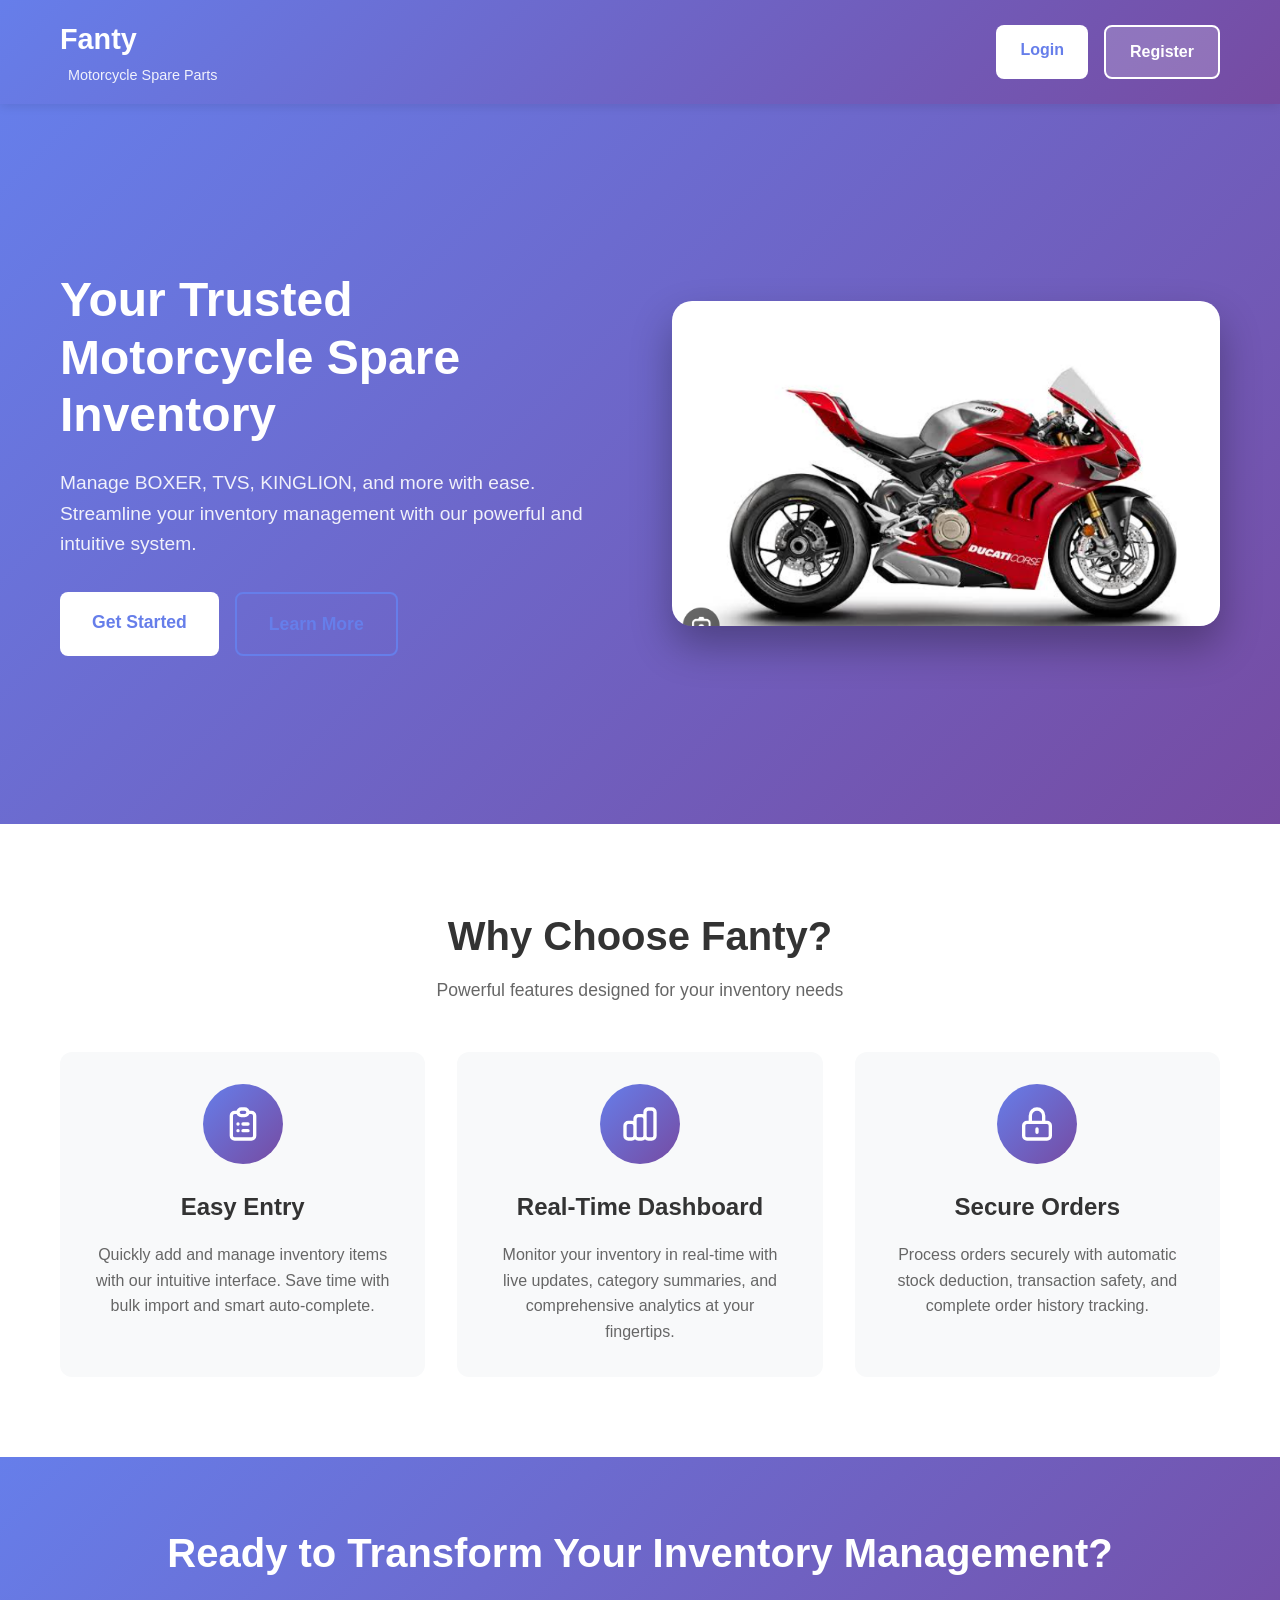
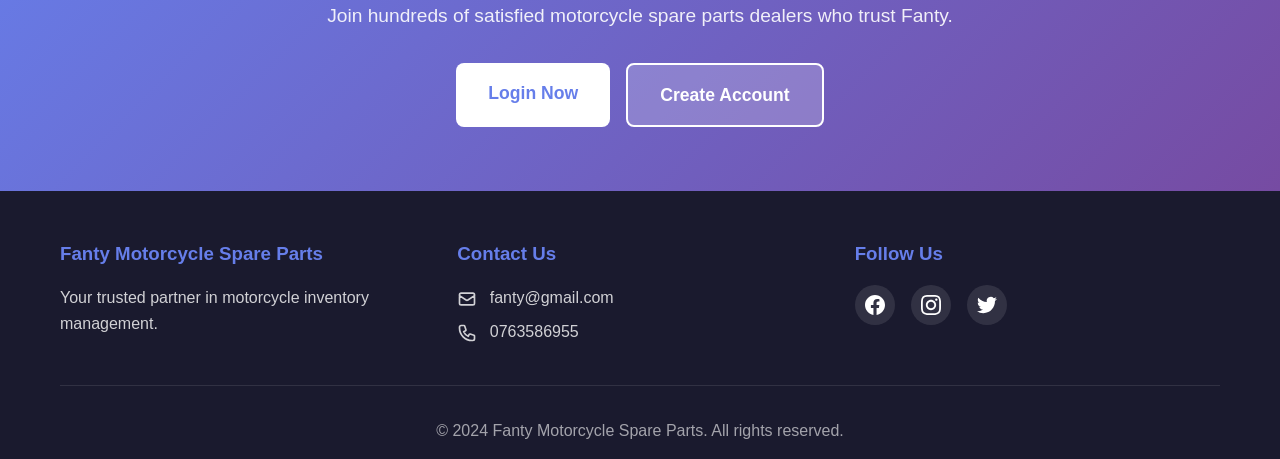
<file: frontend/index.html>
<!DOCTYPE html>
<html lang="en">
<head>
    <meta charset="UTF-8">
    <meta name="viewport" content="width=device-width, initial-scale=1.0">
    <title>Fanty Motorcycle Spare Parts</title>
    <script>
        // Redirect to landing page
        window.location.href = 'pages/landing.html';
    </script>
</head>
<body>
    <p>Redirecting to landing page...</p>
</body>
</html>
</file>
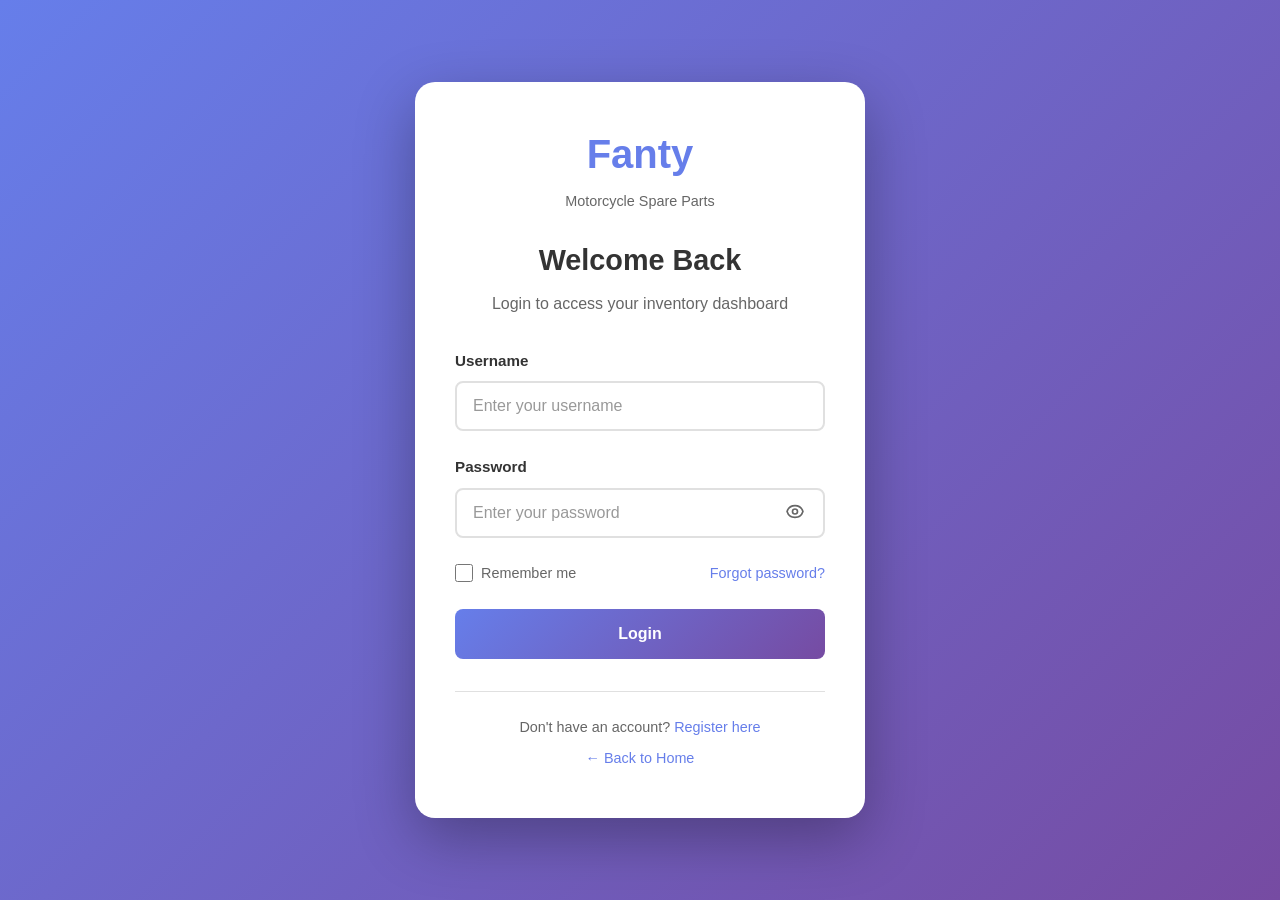
<file: frontend/pages/admin.html>
<!DOCTYPE html>
<html lang="en">
<head>
    <meta charset="UTF-8">
    <meta name="viewport" content="width=device-width, initial-scale=1.0">
    <title>Admin Management - Fanty Inventory</title>
    <link rel="stylesheet" href="admin.css">
</head>
<body>
    <div class="container">
        <div class="header">
            <h1>Admin Management</h1>
            <div class="header-actions">
                <div id="connectionStatus" class="connection-status online">Online</div>
                <div class="user-info">
                    <span id="currentUser">Welcome, User</span>
                </div>
                <button type="button" class="nav-link back-btn" onclick="window.history.back()">Back</button>
                <a href="index.html" class="nav-link">Add Item</a>
                <a href="dashboard.html" class="nav-link">Dashboard</a>
                <a href="order-creation.html" class="nav-link">Create Order</a>
                <a href="order-history.html" class="nav-link">Order History</a>
                <button id="logoutBtn" class="nav-link logout-btn">Logout</button>
            </div>
        </div>

        <div class="search-bar">
            <input type="text" id="searchInput" placeholder="Search by item name or code...">
            <select id="categoryFilter">
                <option value="">All Categories</option>
                <option value="BOXER">BOXER</option>
                <option value="FEKON">FEKON</option>
                <option value="KINGLION">KINGLION</option>
                <option value="HAUJUE">HAUJUE</option>
                <option value="TVS">TVS</option>
            </select>
            <button id="refreshBtn" class="refresh-btn">Refresh</button>
        </div>

        <div class="table-container">
            <table id="itemsTable">
                <thead>
                    <tr>
                        <th>Item Code</th>
                        <th>Item Name</th>
                        <th>Category</th>
                        <th>Quantity</th>
                        <th>Buying Price (Tsh)</th>
                        <th>Selling Price (Tsh)</th>
                        <th>Actions</th>
                    </tr>
                </thead>
                <tbody id="itemsTableBody">
                    <tr>
                        <td colspan="7" class="no-data">Loading items...</td>
                    </tr>
                </tbody>
            </table>
        </div>

        <div id="messageBox" class="message-box"></div>
    </div>

    <!-- Edit Modal -->
    <div id="editModal" class="modal">
        <div class="modal-content">
            <div class="modal-header">
                <h2>Edit Item</h2>
                <span class="close">&times;</span>
            </div>
            <form id="editForm">
                <input type="hidden" id="editItemId">
                
                <label for="editItemCode">Item Code</label>
                <input type="text" id="editItemCode" readonly>
                
                <label for="editItemName">Item Name</label>
                <input type="text" id="editItemName" required minlength="2">
                
                <label for="editCategory">Category</label>
                <select id="editCategory" required>
                    <option value="">--Select Category--</option>
                    <option value="BOXER">BOXER</option>
                    <option value="FEKON">FEKON</option>
                    <option value="KINGLION">KINGLION</option>
                    <option value="HAUJUE">HAUJUE</option>
                    <option value="TVS">TVS</option>
                </select>
                
                <label for="editQuantity">Quantity</label>
                <input type="number" id="editQuantity" min="1" required>
                
                <label for="editBuyingPrice">Buying Price (Tsh)</label>
                <input type="number" id="editBuyingPrice" step="0.01" min="0" required>
                
                <label for="editSellingPrice">Selling Price (Tsh)</label>
                <input type="number" id="editSellingPrice" step="0.01" min="0" required>
                
                <div class="form-actions">
                    <button type="button" class="cancel-btn">Cancel</button>
                    <button type="submit" class="save-btn">Save Changes</button>
                </div>
            </form>
        </div>
    </div>

    <!-- Delete Confirmation Modal -->
    <div id="deleteModal" class="modal">
        <div class="modal-content">
            <div class="modal-header">
                <h2>Confirm Delete</h2>
                <span class="close">&times;</span>
            </div>
            <div class="modal-body">
                <p>Are you sure you want to delete this item?</p>
                <p><strong id="deleteItemName"></strong></p>
                <p class="warning">This action cannot be undone.</p>
            </div>
            <div class="modal-footer">
                <button type="button" class="cancel-btn">Cancel</button>
                <button type="button" id="confirmDeleteBtn" class="delete-btn">Delete</button>
            </div>
        </div>
    </div>

    <script src="config.js"></script>
    <script src="auth.js"></script>
    <script src="admin.js"></script>
</body>
</html>
</file>
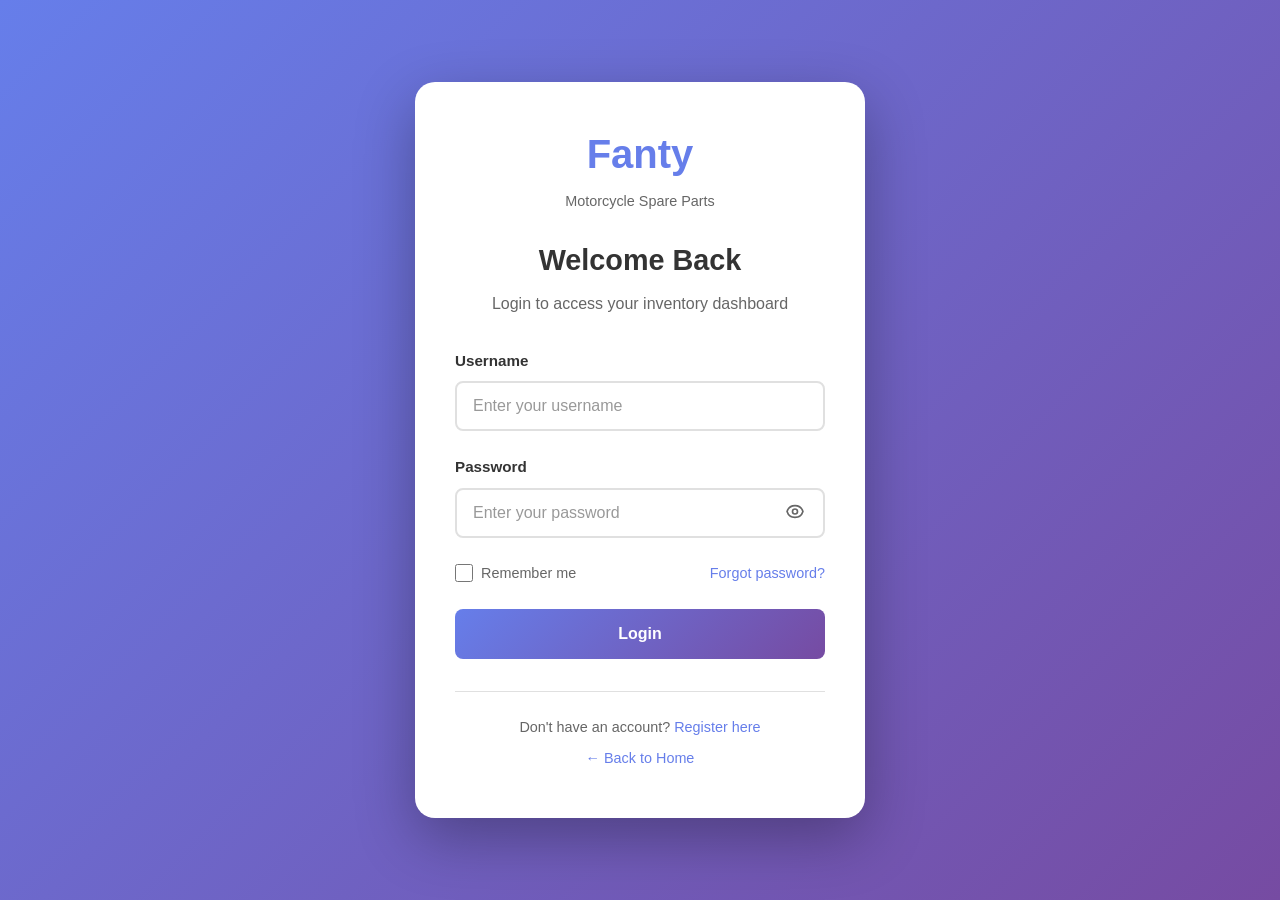
<file: frontend/pages/dashboard.html>
<!DOCTYPE html>
<html lang="en">
<head>
    <meta charset="UTF-8">
    <meta name="viewport" content="width=device-width, initial-scale=1.0">
    <title>Inventory Dashboard - Fanty Motorcycle Spare Parts</title>
    <link rel="stylesheet" href="dashboard.css">
</head>
<body>
    <div class="container">
        <div class="header">
            <h1>Inventory Dashboard</h1>
            <div class="refresh-info">
                <div class="header-actions">
                    <button type="button" class="nav-btn back-btn" onclick="window.history.back()">Back</button>
                    <a href="index.html" class="nav-btn">Add Item</a>
                    <a href="admin.html" class="nav-btn">Admin</a>
                    <a href="order-creation.html" class="nav-btn">Create Order</a>
                    <a href="order-history.html" class="nav-btn">Order History</a>
                    <button id="logoutBtn" class="nav-btn logout-btn">Logout</button>
                </div>
                <div class="user-info">
                    <span id="currentUser">Welcome, User</span>
                </div>
                <span id="lastUpdated">Last updated: Never</span>
                <button id="refreshBtn" class="refresh-btn">Refresh</button>
            </div>
        </div>

        <div class="stats-cards">
            <div class="stat-card">
                <h3>Total Categories</h3>
                <p id="totalCategories">0</p>
            </div>
            <div class="stat-card">
                <h3>Total Items</h3>
                <p id="totalItems">0</p>
            </div>
            <div class="stat-card">
                <h3>Total Quantity</h3>
                <p id="totalQuantity">0</p>
            </div>
            <div class="stat-card">
                <h3>Total Value (Tsh)</h3>
                <p id="totalValue">Tsh 0.00</p>
            </div>
        </div>

        <div class="table-container">
            <table id="summaryTable">
                <thead>
                    <tr>
                        <th>Category</th>
                        <th>Total Items</th>
                        <th>Total Quantity</th>
                        <th>Total Value (Tsh)</th>
                    </tr>
                </thead>
                <tbody id="summaryTableBody">
                    <tr>
                        <td colspan="4" class="no-data">Loading data...</td>
                    </tr>
                </tbody>
            </table>
        </div>

        <div class="navigation">
            <a href="index.html" class="nav-btn">Add New Item</a>
            <a href="admin.html" class="nav-btn">Admin Management</a>
            <a href="order-creation.html" class="nav-btn">Create Order</a>
            <a href="order-history.html" class="nav-btn">Order History</a>
        </div>
    </div>

    <script src="config.js"></script>
    <script src="auth.js"></script>
    <script src="dashboard.js"></script>
</body>
</html>
</file>
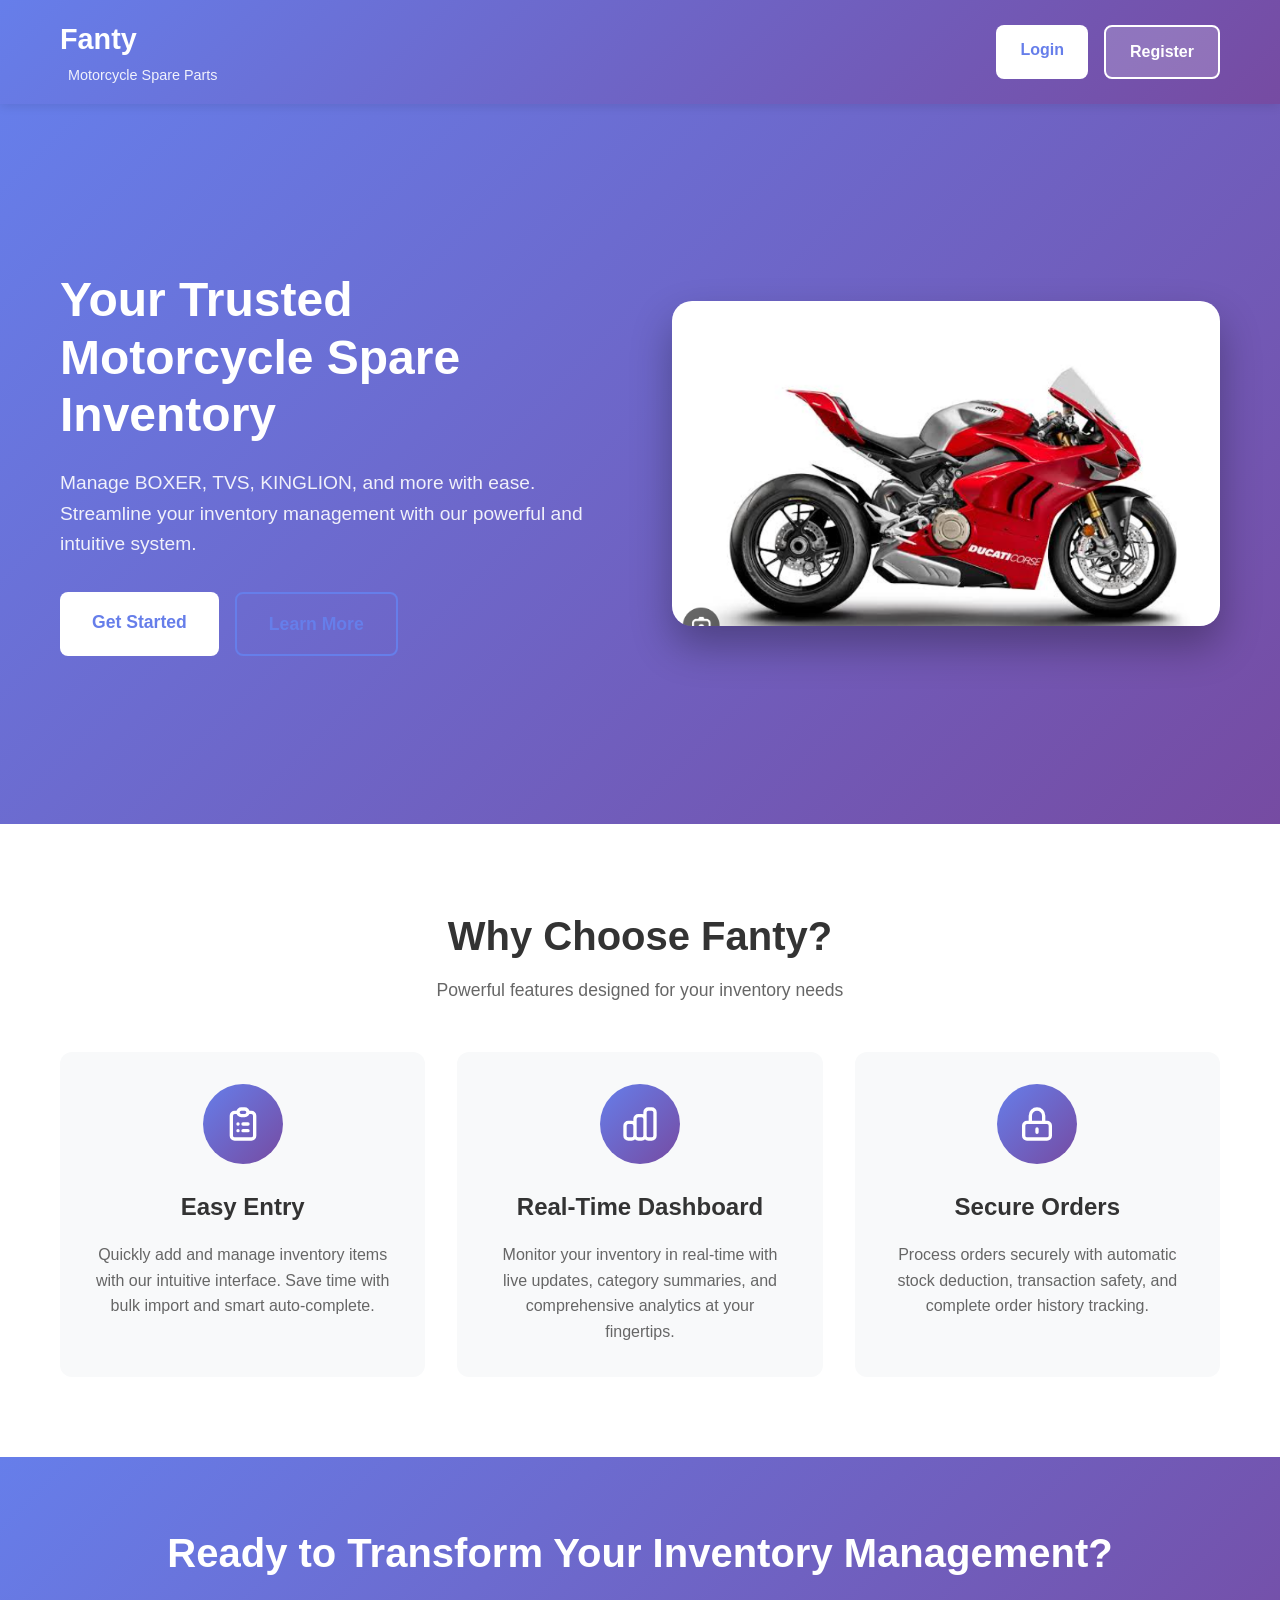
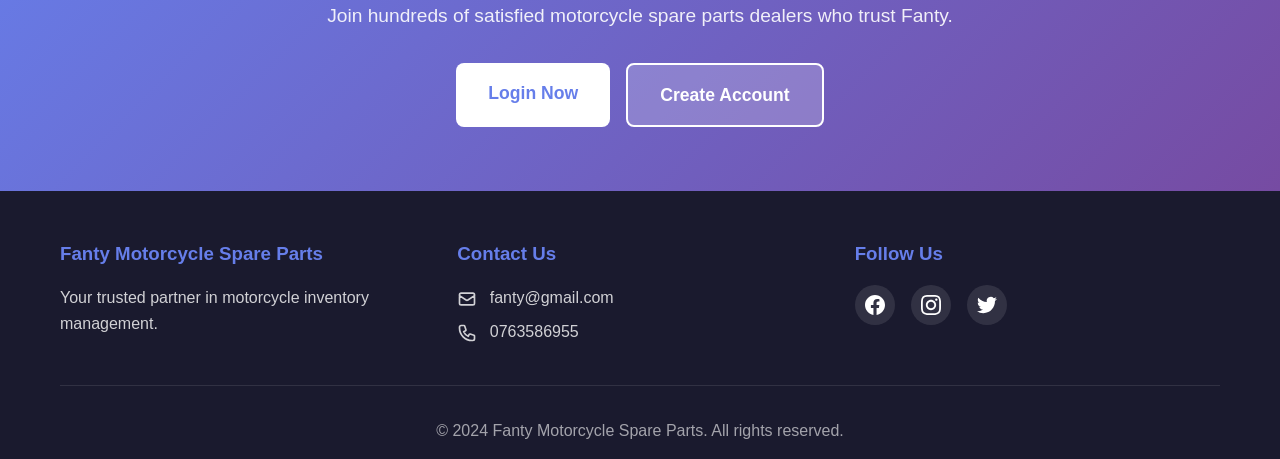
<file: frontend/pages/landing.html>
<!DOCTYPE html>
<html lang="en">
<head>
    <meta charset="UTF-8">
    <meta name="viewport" content="width=device-width, initial-scale=1.0">
    <title>Fanty Motorcycle Spare Parts - Your Trusted Inventory</title>
    <link rel="stylesheet" href="landing.css">
</head>
<body>
    <!-- Navigation -->
    <nav class="navbar">
        <div class="container">
            <div class="nav-brand">
                <h1>Fanty</h1>
                <span>Motorcycle Spare Parts</span>
            </div>
            <div class="nav-buttons">
                <a href="login.html" class="btn btn-primary">Login</a>
                <a href="register.html" class="btn btn-secondary">Register</a>
            </div>
        </div>
    </nav>

    <!-- Hero Section -->
    <section class="hero">
        <div class="container">
            <div class="hero-content">
                <div class="hero-text">
                    <h1>Your Trusted Motorcycle Spare Inventory</h1>
                    <p>Manage BOXER, TVS, KINGLION, and more with ease. Streamline your inventory management with our powerful and intuitive system.</p>
                    <div class="hero-buttons">
                        <a href="login.html" class="btn btn-primary btn-large">Get Started</a>
                        <a href="#features" class="btn btn-outline btn-large">Learn More</a>
                    </div>
                </div>
                <div class="hero-image">
                    <img src="../assets/images/fanty.png" alt="Fanty Motorcycle Spare Parts" class="motorcycle-image">
                </div>
            </div>
        </div>
    </section>

    <!-- Features Section -->
    <section class="features" id="features">
        <div class="container">
            <h2>Why Choose Fanty?</h2>
            <p class="features-subtitle">Powerful features designed for your inventory needs</p>
            
            <div class="features-grid">
                <div class="feature-card">
                    <div class="feature-icon">
                        <svg xmlns="http://www.w3.org/2000/svg" fill="none" viewBox="0 0 24 24" stroke="currentColor">
                            <path stroke-linecap="round" stroke-linejoin="round" stroke-width="2" d="M9 5H7a2 2 0 00-2 2v12a2 2 0 002 2h10a2 2 0 002-2V7a2 2 0 00-2-2h-2M9 5a2 2 0 002 2h2a2 2 0 002-2M9 5a2 2 0 012-2h2a2 2 0 012 2m-3 7h3m-3 4h3m-6-4h.01M9 16h.01" />
                        </svg>
                    </div>
                    <h3>Easy Entry</h3>
                    <p>Quickly add and manage inventory items with our intuitive interface. Save time with bulk import and smart auto-complete.</p>
                </div>

                <div class="feature-card">
                    <div class="feature-icon">
                        <svg xmlns="http://www.w3.org/2000/svg" fill="none" viewBox="0 0 24 24" stroke="currentColor">
                            <path stroke-linecap="round" stroke-linejoin="round" stroke-width="2" d="M9 19v-6a2 2 0 00-2-2H5a2 2 0 00-2 2v6a2 2 0 002 2h2a2 2 0 002-2zm0 0V9a2 2 0 012-2h2a2 2 0 012 2v10m-6 0a2 2 0 002 2h2a2 2 0 002-2m0 0V5a2 2 0 012-2h2a2 2 0 012 2v14a2 2 0 01-2 2h-2a2 2 0 01-2-2z" />
                        </svg>
                    </div>
                    <h3>Real-Time Dashboard</h3>
                    <p>Monitor your inventory in real-time with live updates, category summaries, and comprehensive analytics at your fingertips.</p>
                </div>

                <div class="feature-card">
                    <div class="feature-icon">
                        <svg xmlns="http://www.w3.org/2000/svg" fill="none" viewBox="0 0 24 24" stroke="currentColor">
                            <path stroke-linecap="round" stroke-linejoin="round" stroke-width="2" d="M12 15v2m-6 4h12a2 2 0 002-2v-6a2 2 0 00-2-2H6a2 2 0 00-2 2v6a2 2 0 002 2zm10-10V7a4 4 0 00-8 0v4h8z" />
                        </svg>
                    </div>
                    <h3>Secure Orders</h3>
                    <p>Process orders securely with automatic stock deduction, transaction safety, and complete order history tracking.</p>
                </div>
            </div>
        </div>
    </section>

    <!-- CTA Section -->
    <section class="cta">
        <div class="container">
            <h2>Ready to Transform Your Inventory Management?</h2>
            <p>Join hundreds of satisfied motorcycle spare parts dealers who trust Fanty.</p>
            <div class="cta-buttons">
                <a href="login.html" class="btn btn-primary btn-large">Login Now</a>
                <a href="register.html" class="btn btn-secondary btn-large">Create Account</a>
            </div>
        </div>
    </section>

    <!-- Footer -->
    <footer class="footer">
        <div class="container">
            <div class="footer-content">
                <div class="footer-section">
                    <h3>Fanty Motorcycle Spare Parts</h3>
                    <p>Your trusted partner in motorcycle inventory management.</p>
                </div>
                
                <div class="footer-section">
                    <h3>Contact Us</h3>
                    <p>
                        <svg xmlns="http://www.w3.org/2000/svg" fill="none" viewBox="0 0 24 24" stroke="currentColor" class="contact-icon">
                            <path stroke-linecap="round" stroke-linejoin="round" stroke-width="2" d="M3 8l7.89 5.26a2 2 0 002.22 0L21 8M5 19h14a2 2 0 002-2V7a2 2 0 00-2-2H5a2 2 0 00-2 2v10a2 2 0 002 2z" />
                        </svg>
                        fanty@gmail.com
                    </p>
                    <p>
                        <svg xmlns="http://www.w3.org/2000/svg" fill="none" viewBox="0 0 24 24" stroke="currentColor" class="contact-icon">
                            <path stroke-linecap="round" stroke-linejoin="round" stroke-width="2" d="M3 5a2 2 0 012-2h3.28a1 1 0 01.948.684l1.498 4.493a1 1 0 01-.502 1.21l-2.257 1.13a11.042 11.042 0 005.516 5.516l1.13-2.257a1 1 0 011.21-.502l4.493 1.498a1 1 0 01.684.949V19a2 2 0 01-2 2h-1C9.716 21 3 14.284 3 6V5z" />
                        </svg>
                        0763586955
                    </p>
                </div>
                
                <div class="footer-section">
                    <h3>Follow Us</h3>
                    <div class="social-links">
                        <a href="#" class="social-link">
                            <svg xmlns="http://www.w3.org/2000/svg" fill="currentColor" viewBox="0 0 24 24">
                                <path d="M24 12.073c0-6.627-5.373-12-12-12s-12 5.373-12 12c0 5.99 4.388 10.954 10.125 11.854v-8.385H7.078v-3.47h3.047V9.43c0-3.007 1.792-4.669 4.533-4.669 1.312 0 2.686.235 2.686.235v2.953H15.83c-1.491 0-1.956.925-1.956 1.874v2.25h3.328l-.532 3.47h-2.796v8.385C19.612 23.027 24 18.062 24 12.073z"/>
                            </svg>
                        </a>
                        <a href="#" class="social-link">
                            <svg xmlns="http://www.w3.org/2000/svg" fill="currentColor" viewBox="0 0 24 24">
                                <path d="M12 2.163c3.204 0 3.584.012 4.85.07 3.252.148 4.771 1.691 4.919 4.919.058 1.265.069 1.645.069 4.849 0 3.205-.012 3.584-.069 4.849-.149 3.225-1.664 4.771-4.919 4.919-1.266.058-1.644.07-4.85.07-3.204 0-3.584-.012-4.849-.07-3.26-.149-4.771-1.699-4.919-4.92-.058-1.265-.07-1.644-.07-4.849 0-3.204.013-3.583.07-4.849.149-3.227 1.664-4.771 4.919-4.919 1.266-.057 1.645-.069 4.849-.069zm0-2.163c-3.259 0-3.667.014-4.947.072-4.358.2-6.78 2.618-6.98 6.98-.059 1.281-.073 1.689-.073 4.948 0 3.259.014 3.668.072 4.948.2 4.358 2.618 6.78 6.98 6.98 1.281.058 1.689.072 4.948.072 3.259 0 3.668-.014 4.948-.072 4.354-.2 6.782-2.618 6.979-6.98.059-1.28.073-1.689.073-4.948 0-3.259-.014-3.667-.072-4.947-.196-4.354-2.617-6.78-6.979-6.98-1.281-.059-1.69-.073-4.949-.073zm0 5.838c-3.403 0-6.162 2.759-6.162 6.162s2.759 6.163 6.162 6.163 6.162-2.759 6.162-6.163c0-3.403-2.759-6.162-6.162-6.162zm0 10.162c-2.209 0-4-1.79-4-4 0-2.209 1.791-4 4-4s4 1.791 4 4c0 2.21-1.791 4-4 4zm6.406-11.845c-.796 0-1.441.645-1.441 1.44s.645 1.44 1.441 1.44c.795 0 1.439-.645 1.439-1.44s-.644-1.44-1.439-1.44z"/>
                            </svg>
                        </a>
                        <a href="#" class="social-link">
                            <svg xmlns="http://www.w3.org/2000/svg" fill="currentColor" viewBox="0 0 24 24">
                                <path d="M23.953 4.57a10 10 0 01-2.825.775 4.958 4.958 0 002.163-2.723c-.951.555-2.005.959-3.127 1.184a4.92 4.92 0 00-8.384 4.482C7.69 8.095 4.067 6.13 1.64 3.162a4.822 4.822 0 00-.666 2.475c0 1.71.87 3.213 2.188 4.096a4.904 4.904 0 01-2.228-.616v.06a4.923 4.923 0 003.946 4.827 4.996 4.996 0 01-2.212.085 4.936 4.936 0 004.604 3.417 9.867 9.867 0 01-6.102 2.105c-.39 0-.779-.023-1.17-.067a13.995 13.995 0 007.557 2.209c9.053 0 13.998-7.496 13.998-13.985 0-.21 0-.42-.015-.63A9.935 9.935 0 0024 4.59z"/>
                            </svg>
                        </a>
                    </div>
                </div>
            </div>
            
            <div class="footer-bottom">
                <p>&copy; 2024 Fanty Motorcycle Spare Parts. All rights reserved.</p>
            </div>
        </div>
    </footer>
</body>
</html>
</file>
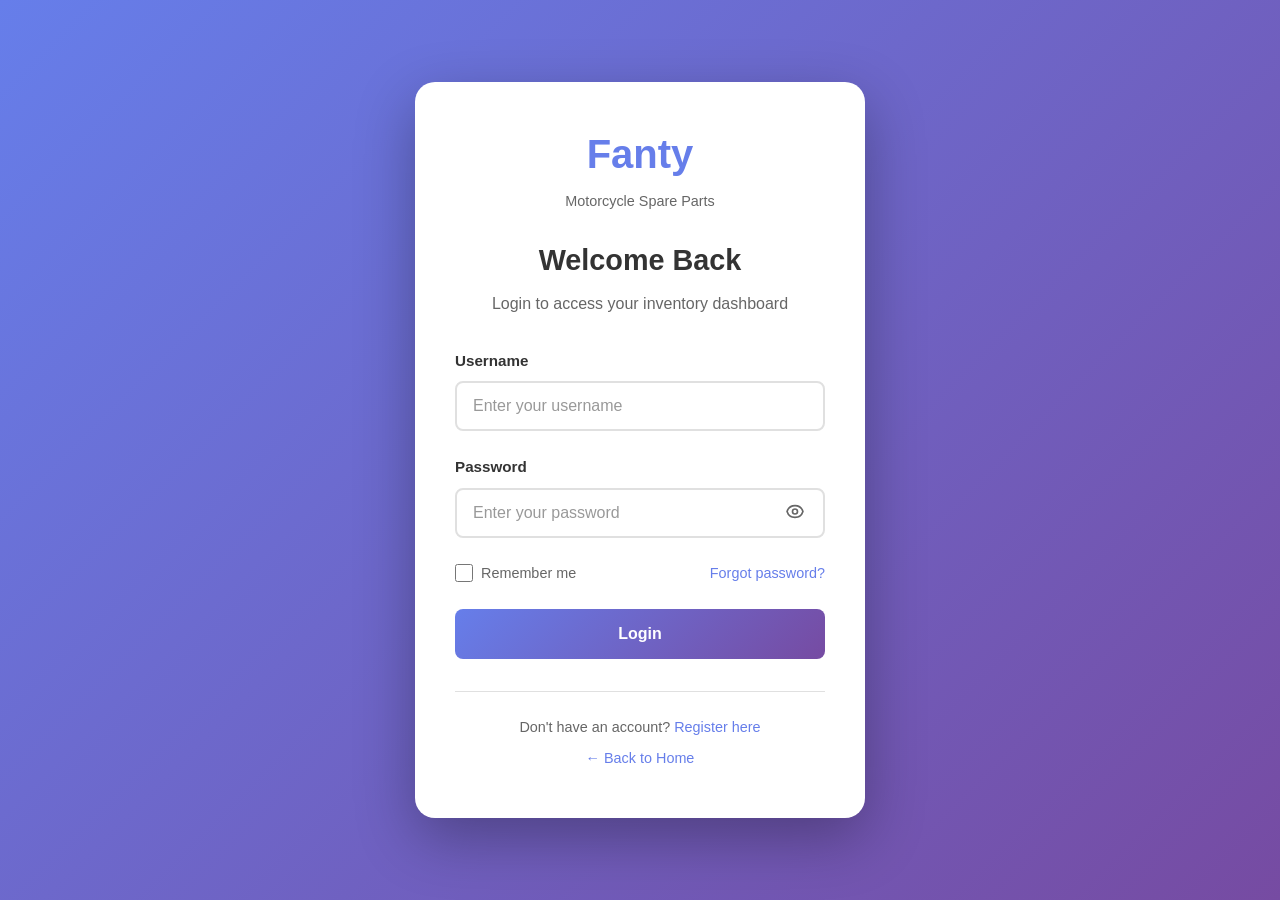
<file: frontend/pages/login.html>
<!DOCTYPE html>
<html lang="en">
<head>
    <meta charset="UTF-8">
    <meta name="viewport" content="width=device-width, initial-scale=1.0">
    <title>Login - Fanty Motorcycle Spare Parts</title>
    <link rel="stylesheet" href="login.css">
</head>
<body>
    <div class="login-container">
        <div class="login-wrapper">
            <div class="login-header">
                <div class="logo">
                    <h1>Fanty</h1>
                    <span>Motorcycle Spare Parts</span>
                </div>
                <h2>Welcome Back</h2>
                <p>Login to access your inventory dashboard</p>
            </div>

            <form class="login-form" id="loginForm">
                <div class="form-group">
                    <label for="username">Username</label>
                    <input 
                        type="text" 
                        id="username" 
                        name="username" 
                        placeholder="Enter your username" 
                        required
                        autocomplete="username"
                    >
                </div>

                <div class="form-group">
                    <label for="password">Password</label>
                    <div class="password-input">
                        <input 
                            type="password" 
                            id="password" 
                            name="password" 
                            placeholder="Enter your password" 
                            required
                            autocomplete="current-password"
                        >
                        <button type="button" class="toggle-password" id="togglePassword">
                            <svg xmlns="http://www.w3.org/2000/svg" fill="none" viewBox="0 0 24 24" stroke="currentColor">
                                <path stroke-linecap="round" stroke-linejoin="round" stroke-width="2" d="M15 12a3 3 0 11-6 0 3 3 0 016 0z" />
                                <path stroke-linecap="round" stroke-linejoin="round" stroke-width="2" d="M2.458 12C3.732 7.943 7.523 5 12 5c4.478 0 8.268 2.943 9.542 7-1.274 4.057-5.064 7-9.542 7-4.477 0-8.268-2.943-9.542-7z" />
                            </svg>
                        </button>
                    </div>
                </div>

                <div class="form-options">
                    <label class="remember-me">
                        <input type="checkbox" id="rememberMe">
                        <span>Remember me</span>
                    </label>
                    <a href="#" class="forgot-password">Forgot password?</a>
                </div>

                <button type="submit" class="btn btn-primary" id="loginBtn">
                    <span class="btn-text">Login</span>
                    <span class="btn-loading">Logging in...</span>
                </button>

                <div class="error-message" id="errorMessage"></div>
            </form>

            <div class="login-footer">
                <p>Don't have an account? <a href="register.html">Register here</a></p>
                <p><a href="landing.html">← Back to Home</a></p>
            </div>
        </div>
    </div>

    <script src="config.js"></script>
    <script src="login.js"></script>
</body>
</html>
</file>
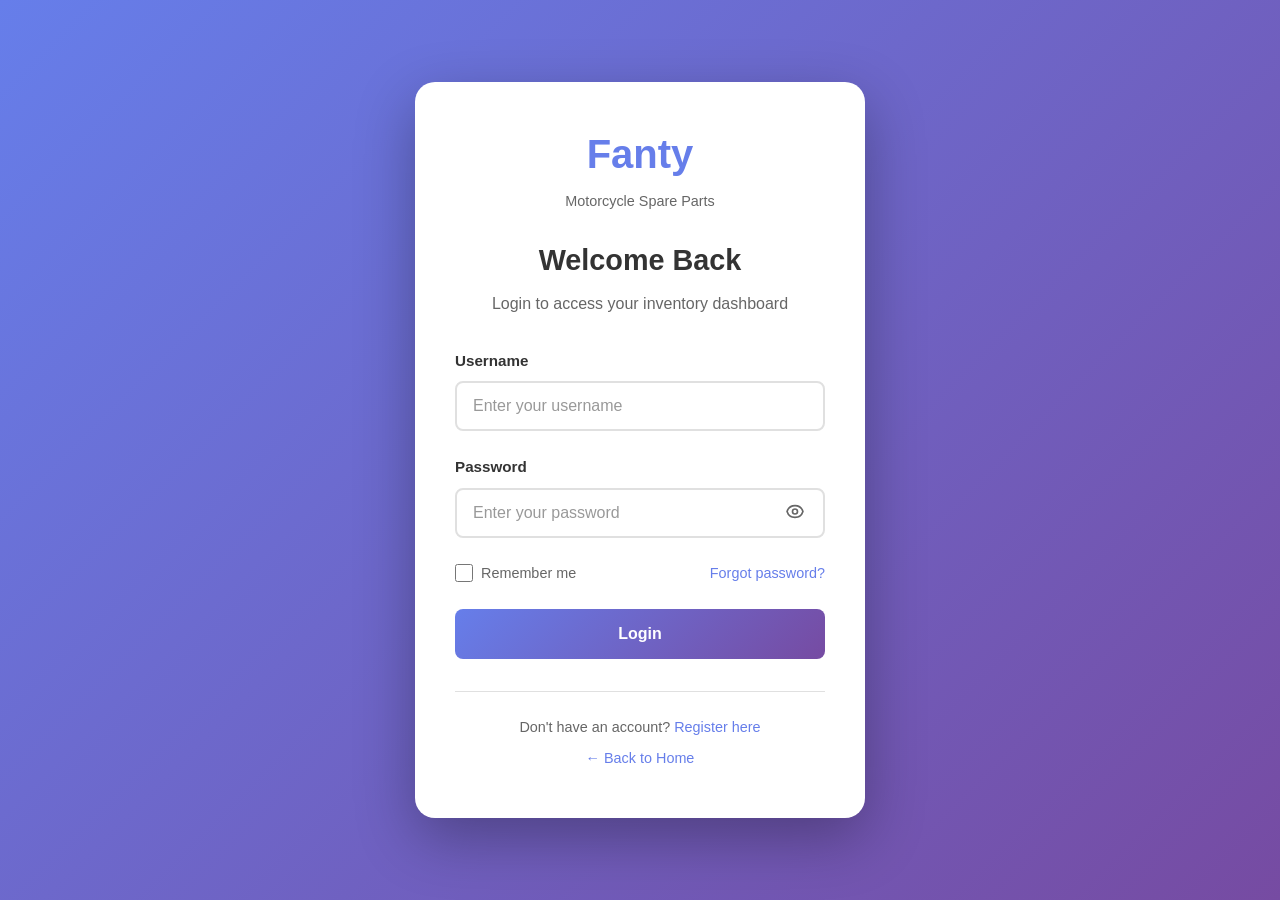
<file: frontend/pages/order-creation.html>
<!DOCTYPE html>
<html lang="en">
<head>
    <meta charset="UTF-8">
    <meta name="viewport" content="width=device-width, initial-scale=1.0">
    <title>Order Creation - Fanty Inventory</title>
    <link rel="stylesheet" href="order-creation.css">
</head>
<body>
    <div class="container">
        <div class="header">
            <h1>Order Creation</h1>
            <div class="header-actions">
                <div id="connectionStatus" class="connection-status online">Online</div>
                <div class="user-info">
                    <span id="currentUser">Welcome, User</span>
                </div>
                <button type="button" class="nav-link back-btn" onclick="window.history.back()">Back</button>
                <a href="index.html" class="nav-link">Add Item</a>
                <a href="dashboard.html" class="nav-link">Dashboard</a>
                <a href="admin.html" class="nav-link">Admin</a>
                <a href="order-history.html" class="nav-link">Order History</a>
                <button id="logoutBtn" class="nav-link logout-btn">Logout</button>
            </div>
        </div>

        <div class="order-info">
            <div class="info-group">
                <label for="orderId">Order ID</label>
                <input type="text" id="orderId" readonly>
            </div>
            <div class="info-group">
                <label for="customerName">Customer Name (Optional)</label>
                <input type="text" id="customerName" placeholder="Enter customer name">
            </div>
            <div class="info-group">
                <label for="orderDate">Order Date</label>
                <input type="text" id="orderDate" readonly>
            </div>
        </div>

        <div class="item-selection">
            <h2>Add Items to Order</h2>
            <div class="search-container">
                <div class="search-box">
                    <input type="text" id="itemSearch" placeholder="Search items by name, code, or category..." autocomplete="off">
                    <div id="suggestions" class="suggestions-dropdown"></div>
                </div>
            </div>

            <div class="item-details">
                <div class="detail-group">
                    <label for="selectedItemCode">Item Code</label>
                    <input type="text" id="selectedItemCode" readonly>
                </div>
                <div class="detail-group">
                    <label for="selectedItemName">Item Name</label>
                    <input type="text" id="selectedItemName" readonly>
                </div>
                <div class="detail-group">
                    <label for="selectedCategory">Category</label>
                    <input type="text" id="selectedCategory" readonly>
                </div>
                <div class="detail-group">
                    <label for="selectedSellingPrice">Selling Price (Tsh)</label>
                    <input type="text" id="selectedSellingPrice" readonly>
                </div>
                <div class="detail-group">
                    <label for="quantityOut">Quantity Out</label>
                    <input type="number" id="quantityOut" min="1" value="1">
                </div>
                <div class="detail-group">
                    <label for="subtotal">Subtotal (Tsh)</label>
                    <input type="text" id="subtotal" readonly>
                </div>
                <button id="addItemBtn" class="add-btn">Add Item to Order</button>
            </div>
        </div>

        <div class="order-items">
            <h2>Order Items</h2>
            <div class="table-container">
                <table id="orderItemsTable">
                    <thead>
                        <tr>
                            <th>Item Code</th>
                            <th>Item Name</th>
                            <th>Category</th>
                            <th>Quantity</th>
                            <th>Price (Tsh)</th>
                            <th>Subtotal (Tsh)</th>
                            <th>Actions</th>
                        </tr>
                    </thead>
                    <tbody id="orderItemsBody">
                        <tr>
                            <td colspan="7" class="no-data">No items added to order yet</td>
                        </tr>
                    </tbody>
                </table>
            </div>

            <div class="order-summary">
                <div class="summary-row">
                    <span>Total Items:</span>
                    <span id="totalItems">0</span>
                </div>
                <div class="summary-row">
                    <span>Total Value (Tsh):</span>
                    <span id="totalValue">Tsh 0.00</span>
                </div>
            </div>
        </div>

        <div class="order-actions">
            <button id="saveDraftBtn" class="draft-btn">Save Draft</button>
            <button id="submitOrderBtn" class="submit-btn">Submit Order</button>
            <button id="clearOrderBtn" class="clear-btn">Clear Order</button>
        </div>

        <div id="messageBox" class="message-box"></div>
    </div>

    <!-- Edit Item Modal -->
    <div id="editItemModal" class="modal">
        <div class="modal-content">
            <div class="modal-header">
                <h2>Edit Order Item</h2>
                <span class="close">&times;</span>
            </div>
            <form id="editItemForm">
                <input type="hidden" id="editItemIndex">
                
                <label for="editItemCode">Item Code</label>
                <input type="text" id="editItemCode" readonly>
                
                <label for="editItemName">Item Name</label>
                <input type="text" id="editItemName" readonly>
                
                <label for="editQuantity">Quantity</label>
                <input type="number" id="editQuantity" min="1" required>
                
                <label for="editPrice">Price (Tsh)</label>
                <input type="number" id="editPrice" step="0.01" min="0" required>
                
                <div class="form-actions">
                    <button type="button" class="cancel-btn">Cancel</button>
                    <button type="submit" class="save-btn">Update Item</button>
                </div>
            </form>
        </div>
    </div>

    <script src="config.js"></script>
    <script src="auth.js"></script>
    <script src="order-creation.js"></script>
</body>
</html>
</file>
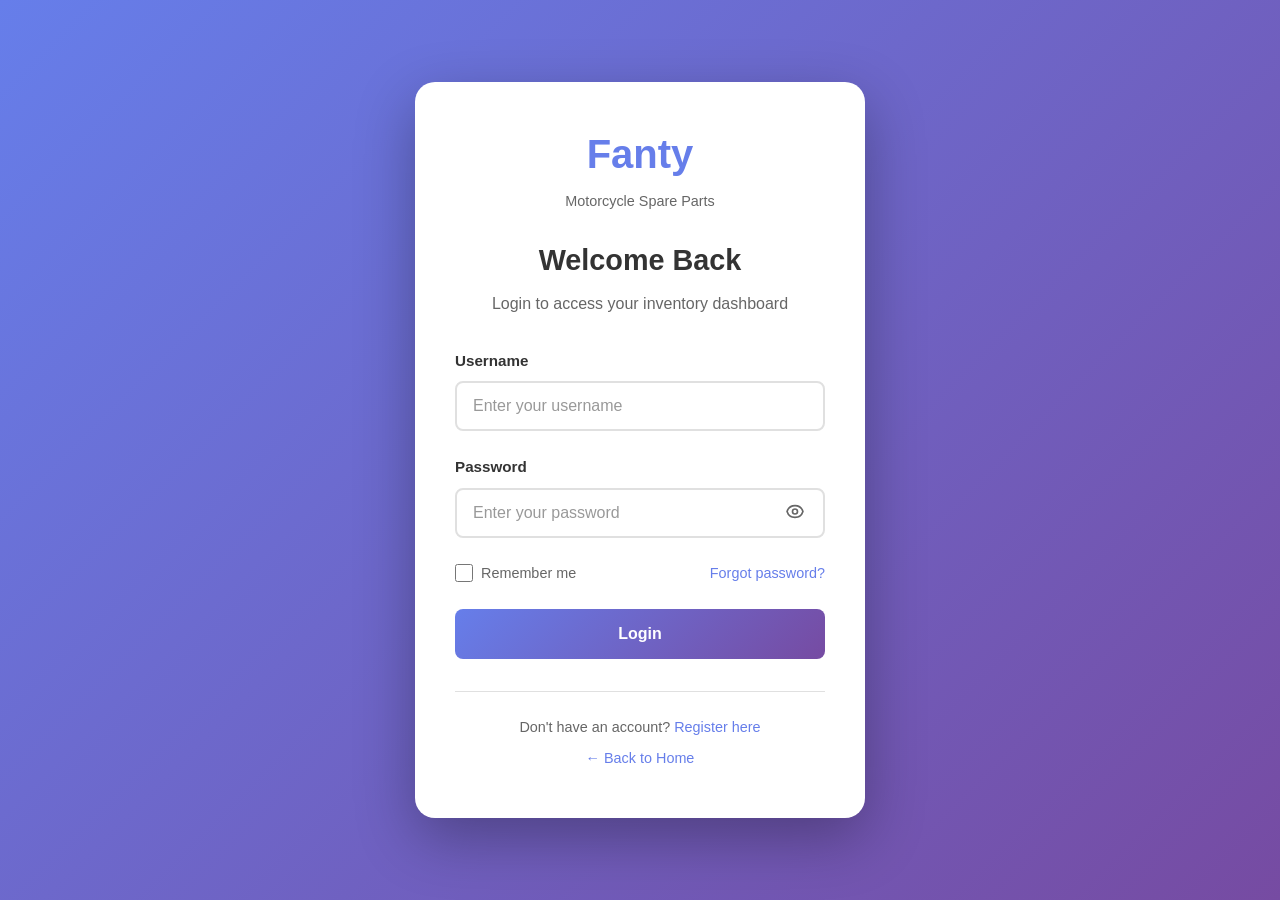
<file: frontend/pages/order-history.html>
<!DOCTYPE html>
<html lang="en">
<head>
    <meta charset="UTF-8">
    <meta name="viewport" content="width=device-width, initial-scale=1.0">
    <title>Order History - Fanty Inventory</title>
    <link rel="stylesheet" href="order-history.css">
</head>
<body>
    <div class="container">
        <div class="header">
            <h1>Order History</h1>
            <div class="header-actions">
                <div id="connectionStatus" class="connection-status online">Online</div>
                <div class="user-info">
                    <span id="currentUser">Welcome, User</span>
                </div>
                <button type="button" class="nav-link back-btn" onclick="window.history.back()">Back</button>
                <a href="index.html" class="nav-link">Add Item</a>
                <a href="dashboard.html" class="nav-link">Dashboard</a>
                <a href="admin.html" class="nav-link">Admin</a>
                <a href="order-creation.html" class="nav-link">Create Order</a>
                <button id="logoutBtn" class="nav-link logout-btn">Logout</button>
            </div>
        </div>

        <div class="filters">
            <div class="filter-group">
                <label for="statusFilter">Status:</label>
                <select id="statusFilter">
                    <option value="">All Status</option>
                    <option value="DRAFT">Draft</option>
                    <option value="COMPLETED">Completed</option>
                    <option value="CANCELLED">Cancelled</option>
                </select>
            </div>
            <div class="filter-group">
                <label for="dateFilter">Date:</label>
                <input type="date" id="dateFilter">
            </div>
            <div class="filter-group">
                <label for="searchFilter">Search:</label>
                <input type="text" id="searchFilter" placeholder="Order ID or Customer">
            </div>
            <button id="refreshBtn" class="refresh-btn">Refresh</button>
        </div>

        <div class="stats-cards">
            <div class="stat-card">
                <h3>Total Orders</h3>
                <p id="totalOrders">0</p>
            </div>
            <div class="stat-card">
                <h3>Completed</h3>
                <p id="completedOrders">0</p>
            </div>
            <div class="stat-card">
                <h3>Drafts</h3>
                <p id="draftOrders">0</p>
            </div>
            <div class="stat-card">
                <h3>Total Value (Tsh)</h3>
                <p id="totalValue">Tsh 0.00</p>
            </div>
        </div>

        <div class="table-container">
            <table id="ordersTable">
                <thead>
                    <tr>
                        <th>Order ID</th>
                        <th>Customer</th>
                        <th>Date</th>
                        <th>Status</th>
                        <th>Items</th>
                        <th>Total Value (Tsh)</th>
                        <th>Actions</th>
                    </tr>
                </thead>
                <tbody id="ordersTableBody">
                    <tr>
                        <td colspan="7" class="no-data">Loading orders...</td>
                    </tr>
                </tbody>
            </table>
        </div>

        <div id="messageBox" class="message-box"></div>
    </div>

    <!-- Order Details Modal -->
    <div id="orderDetailsModal" class="modal">
        <div class="modal-content">
            <div class="modal-header">
                <h2>Order Details</h2>
                <span class="close">&times;</span>
            </div>
            <div class="modal-body">
                <div class="order-info-details">
                    <div class="info-row">
                        <span>Order ID:</span>
                        <span id="detailOrderId"></span>
                    </div>
                    <div class="info-row">
                        <span>Customer:</span>
                        <span id="detailCustomer"></span>
                    </div>
                    <div class="info-row">
                        <span>Status:</span>
                        <span id="detailStatus"></span>
                    </div>
                    <div class="info-row">
                        <span>Date:</span>
                        <span id="detailDate"></span>
                    </div>
                </div>
                
                <h3>Order Items</h3>
                <div class="items-table-container">
                    <table id="orderItemsTable">
                        <thead>
                            <tr>
                                <th>Item Code</th>
                                <th>Item Name</th>
                                <th>Quantity</th>
                                <th>Price</th>
                                <th>Subtotal</th>
                            </tr>
                        </thead>
                        <tbody id="orderItemsBody">
                        </tbody>
                    </table>
                </div>
                
                <div class="order-total">
                    <div class="total-row">
                        <span>Total Items:</span>
                        <span id="detailTotalItems"></span>
                    </div>
                    <div class="total-row">
                        <span>Total Value:</span>
                        <span id="detailTotalValue"></span>
                    </div>
                </div>
            </div>
            <div class="modal-footer">
                <button type="button" class="cancel-btn">Close</button>
                <button type="button" id="editDraftBtn" class="edit-btn" style="display: none;">Edit Draft</button>
            </div>
        </div>
    </div>

    <!-- Delete Confirmation Modal -->
    <div id="deleteModal" class="modal">
        <div class="modal-content">
            <div class="modal-header">
                <h2>Confirm Delete</h2>
                <span class="close">&times;</span>
            </div>
            <div class="modal-body">
                <p>Are you sure you want to delete this order?</p>
                <p><strong id="deleteOrderId"></strong></p>
                <p class="warning">This action cannot be undone.</p>
            </div>
            <div class="modal-footer">
                <button type="button" class="cancel-btn">Cancel</button>
                <button type="button" id="confirmDeleteBtn" class="delete-btn">Delete</button>
            </div>
        </div>
    </div>

    <script src="config.js"></script>
    <script src="auth.js"></script>
    <script src="order-history.js"></script>
</body>
</html>
</file>
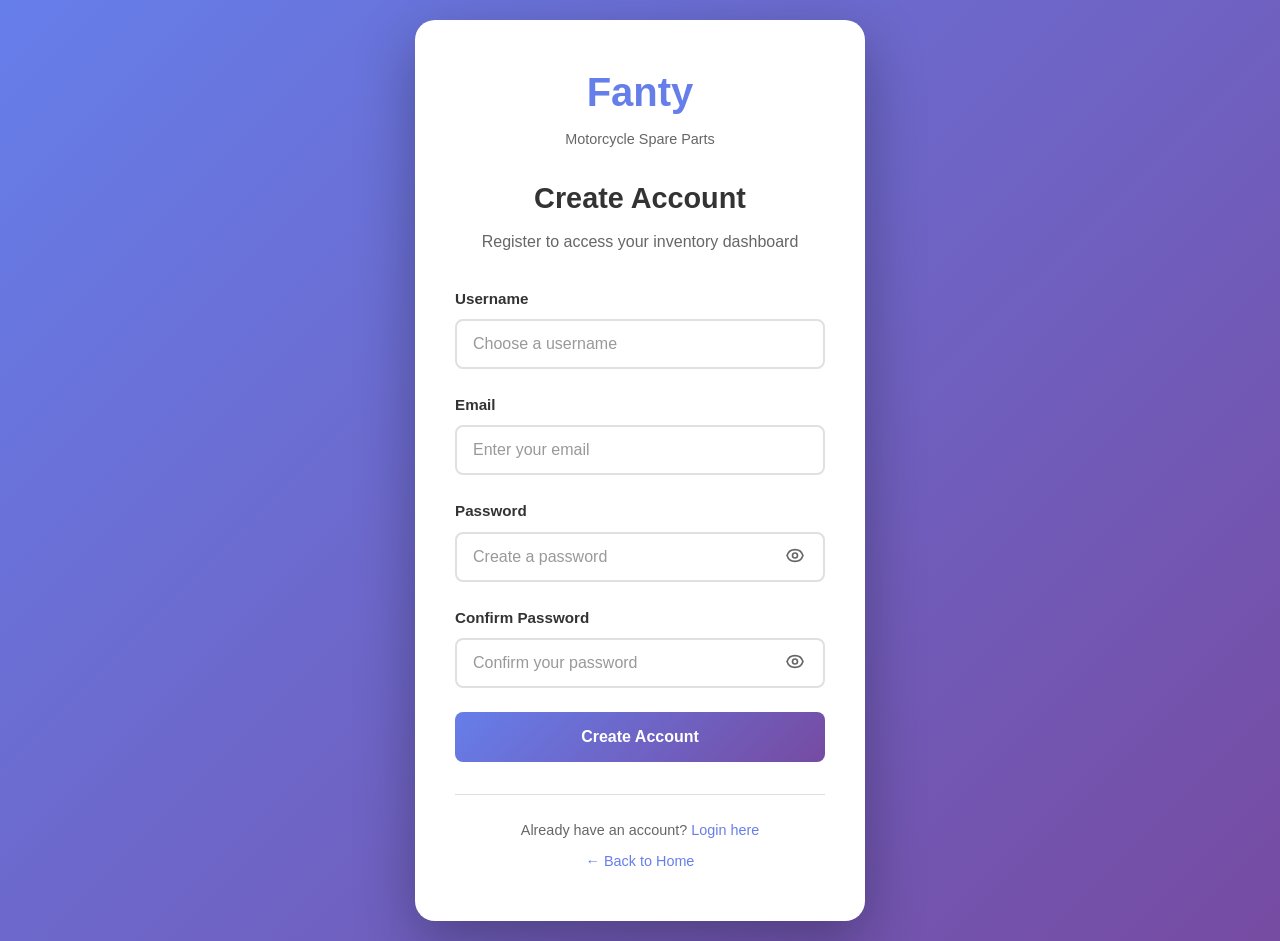
<file: frontend/pages/register.html>
<!DOCTYPE html>
<html lang="en">
<head>
    <meta charset="UTF-8">
    <meta name="viewport" content="width=device-width, initial-scale=1.0">
    <title>Register - Fanty Motorcycle Spare Parts</title>
    <link rel="stylesheet" href="login.css">
</head>
<body>
    <div class="login-container">
        <div class="login-wrapper">
            <div class="login-header">
                <div class="logo">
                    <h1>Fanty</h1>
                    <span>Motorcycle Spare Parts</span>
                </div>
                <h2>Create Account</h2>
                <p>Register to access your inventory dashboard</p>
            </div>

            <form class="login-form" id="registerForm">
                <div class="form-group">
                    <label for="username">Username</label>
                    <input 
                        type="text" 
                        id="username" 
                        name="username" 
                        placeholder="Choose a username" 
                        required
                        autocomplete="username"
                    >
                </div>

                <div class="form-group">
                    <label for="email">Email</label>
                    <input 
                        type="email" 
                        id="email" 
                        name="email" 
                        placeholder="Enter your email" 
                        required
                        autocomplete="email"
                    >
                </div>

                <div class="form-group">
                    <label for="password">Password</label>
                    <div class="password-input">
                        <input 
                            type="password" 
                            id="password" 
                            name="password" 
                            placeholder="Create a password" 
                            required
                            autocomplete="new-password"
                        >
                        <button type="button" class="toggle-password" id="togglePassword">
                            <svg xmlns="http://www.w3.org/2000/svg" fill="none" viewBox="0 0 24 24" stroke="currentColor">
                                <path stroke-linecap="round" stroke-linejoin="round" stroke-width="2" d="M15 12a3 3 0 11-6 0 3 3 0 016 0z" />
                                <path stroke-linecap="round" stroke-linejoin="round" stroke-width="2" d="M2.458 12C3.732 7.943 7.523 5 12 5c4.478 0 8.268 2.943 9.542 7-1.274 4.057-5.064 7-9.542 7-4.477 0-8.268-2.943-9.542-7z" />
                            </svg>
                        </button>
                    </div>
                </div>

                <div class="form-group">
                    <label for="confirmPassword">Confirm Password</label>
                    <div class="password-input">
                        <input 
                            type="password" 
                            id="confirmPassword" 
                            name="confirmPassword" 
                            placeholder="Confirm your password" 
                            required
                            autocomplete="new-password"
                        >
                        <button type="button" class="toggle-password" id="toggleConfirmPassword">
                            <svg xmlns="http://www.w3.org/2000/svg" fill="none" viewBox="0 0 24 24" stroke="currentColor">
                                <path stroke-linecap="round" stroke-linejoin="round" stroke-width="2" d="M15 12a3 3 0 11-6 0 3 3 0 016 0z" />
                                <path stroke-linecap="round" stroke-linejoin="round" stroke-width="2" d="M2.458 12C3.732 7.943 7.523 5 12 5c4.478 0 8.268 2.943 9.542 7-1.274 4.057-5.064 7-9.542 7-4.477 0-8.268-2.943-9.542-7z" />
                            </svg>
                        </button>
                    </div>
                </div>

                <button type="submit" class="btn btn-primary" id="registerBtn">
                    <span class="btn-text">Create Account</span>
                    <span class="btn-loading">Creating account...</span>
                </button>

                <div class="error-message" id="errorMessage"></div>
                <div class="success-message" id="successMessage"></div>
            </form>

            <div class="login-footer">
                <p>Already have an account? <a href="login.html">Login here</a></p>
                <p><a href="landing.html">← Back to Home</a></p>
            </div>
        </div>
    </div>

    <script src="register.js"></script>
</body>
</html>
</file>
<file: frontend/pages/admin.css>
/* Reset some defaults */
* {
    margin: 0;
    padding: 0;
    box-sizing: border-box;
}

body {
    font-family: 'Segoe UI', Tahoma, Geneva, Verdana, sans-serif;
    background: linear-gradient(135deg, #667eea 0%, #764ba2 100%);
    color: #333;
    line-height: 1.6;
    padding: 20px;
    min-height: 100vh;
}

/* Container */
.container {
    max-width: 1400px;
    margin: auto;
    background: #fff;
    padding: 30px;
    border-radius: 12px;
    box-shadow: 0 10px 30px rgba(0,0,0,0.2);
}

/* Header */
.header {
    display: flex;
    justify-content: space-between;
    align-items: center;
    margin-bottom: 30px;
    padding-bottom: 20px;
    border-bottom: 3px solid #667eea;
}

.container h1 {
    margin: 0;
    color: #2c3e50;
    font-size: 2.5em;
    font-weight: 700;
}

.header-actions {
    display: flex;
    align-items: center;
    justify-content: flex-end;
    gap: 10px;
    flex-wrap: wrap;
}

.user-info {
    color: #667eea;
    font-weight: 600;
    font-size: 0.9rem;
    padding: 0.5rem 1rem;
    background: #f0f0f0;
    border-radius: 6px;
}

.logout-btn {
    background: #dc3545 !important;
    color: white !important;
}

.logout-btn:hover {
    background: #c82333 !important;
}

.nav-link {
    background: #667eea;
    color: white;
    text-decoration: none;
    padding: 8px 16px;
    border-radius: 5px;
    font-size: 14px;
    font-weight: 600;
    transition: background 0.3s ease;
    white-space: nowrap;
    border: none;
    cursor: pointer;
    font-family: inherit;
}

.back-btn {
    border: none;
    cursor: pointer;
    font-family: inherit;
}

.nav-link:hover {
    background: #5568d3;
}

/* Connection Status */
.connection-status {
    padding: 5px 12px;
    border-radius: 20px;
    font-size: 12px;
    font-weight: bold;
    text-transform: uppercase;
}

.connection-status.online {
    background: #27ae60;
    color: white;
}

.connection-status.offline {
    background: #e74c3c;
    color: white;
}

/* Search Bar */
.search-bar {
    display: flex;
    gap: 10px;
    margin-bottom: 20px;
    flex-wrap: wrap;
}

.search-bar input,
.search-bar select {
    flex: 1;
    min-width: 200px;
    padding: 10px;
    border: 1px solid #ccc;
    border-radius: 5px;
    font-size: 14px;
}

.search-bar input:focus,
.search-bar select:focus {
    border-color: #667eea;
    outline: none;
}

.refresh-btn {
    background: #667eea;
    color: white;
    border: none;
    padding: 10px 20px;
    border-radius: 5px;
    cursor: pointer;
    font-size: 14px;
    font-weight: 600;
    transition: background 0.3s ease;
}

.refresh-btn:hover {
    background: #5568d3;
}

/* Table Container */
.table-container {
    overflow-x: auto;
    border-radius: 8px;
    box-shadow: 0 2px 8px rgba(0,0,0,0.1);
}

/* Table Styling */
table {
    width: 100%;
    border-collapse: collapse;
    background: white;
}

thead {
    background: linear-gradient(135deg, #667eea 0%, #764ba2 100%);
    color: white;
}

th {
    padding: 15px;
    text-align: left;
    font-weight: 600;
    text-transform: uppercase;
    font-size: 0.85em;
    letter-spacing: 0.5px;
}

tbody tr {
    border-bottom: 1px solid #e0e0e0;
    transition: background 0.2s ease;
}

tbody tr:nth-child(even) {
    background: #f8f9fa;
}

tbody tr:nth-child(odd) {
    background: #ffffff;
}

tbody tr:hover {
    background: #e3f2fd;
}

td {
    padding: 12px 15px;
    font-size: 0.95em;
}

.no-data {
    text-align: center !important;
    color: #999;
    font-style: italic;
    padding: 30px !important;
}

/* Action Buttons */
.action-btn {
    padding: 6px 12px;
    border: none;
    border-radius: 4px;
    cursor: pointer;
    font-size: 12px;
    font-weight: 600;
    margin-right: 5px;
    transition: background 0.3s ease;
}

.edit-btn {
    background: #3498db;
    color: white;
}

.edit-btn:hover {
    background: #2980b9;
}

.delete-btn {
    background: #e74c3c;
    color: white;
}

.delete-btn:hover {
    background: #c0392b;
}

/* Category Badges */
.category-badge {
    display: inline-block;
    padding: 4px 8px;
    border-radius: 12px;
    font-size: 11px;
    font-weight: bold;
    text-transform: uppercase;
    letter-spacing: 0.5px;
    background: #667eea;
    color: white;
}

/* Message Box */
.message-box {
    margin-top: 20px;
    padding: 12px;
    border-radius: 5px;
    display: none;
    font-size: 14px;
}

.message-box.success {
    display: block;
    background: #d4edda;
    color: #155724;
    border: 1px solid #c3e6cb;
}

.message-box.error {
    display: block;
    background: #f8d7da;
    color: #721c24;
    border: 1px solid #f5c6cb;
}

.message-box.info {
    display: block;
    background: #d1ecf1;
    color: #0c5460;
    border: 1px solid #bee5eb;
}

/* Modal */
.modal {
    display: none;
    position: fixed;
    z-index: 1000;
    left: 0;
    top: 0;
    width: 100%;
    height: 100%;
    background-color: rgba(0,0,0,0.5);
}

.modal-content {
    background-color: #fff;
    margin: 5% auto;
    padding: 0;
    border-radius: 8px;
    width: 90%;
    max-width: 500px;
    box-shadow: 0 4px 20px rgba(0,0,0,0.3);
    animation: slideDown 0.3s ease;
}

@keyframes slideDown {
    from {
        transform: translateY(-50px);
        opacity: 0;
    }
    to {
        transform: translateY(0);
        opacity: 1;
    }
}

.modal-header {
    display: flex;
    justify-content: space-between;
    align-items: center;
    padding: 20px;
    background: linear-gradient(135deg, #667eea 0%, #764ba2 100%);
    color: white;
    border-radius: 8px 8px 0 0;
}

.modal-header h2 {
    margin: 0;
    font-size: 1.5em;
}

.close {
    color: white;
    font-size: 28px;
    font-weight: bold;
    cursor: pointer;
    transition: color 0.3s ease;
}

.close:hover {
    color: #f1f1f1;
}

.modal-body {
    padding: 20px;
}

.modal-body p {
    margin-bottom: 10px;
}

.warning {
    color: #e74c3c;
    font-weight: bold;
    font-style: italic;
}

.modal-footer {
    padding: 20px;
    display: flex;
    justify-content: flex-end;
    gap: 10px;
    border-top: 1px solid #e0e0e0;
}

/* Form in Modal */
#editForm {
    padding: 20px;
}

#editForm label {
    display: block;
    margin-bottom: 6px;
    font-weight: bold;
    color: #2c3e50;
}

#editForm input,
#editForm select {
    width: 100%;
    padding: 10px;
    margin-bottom: 15px;
    border: 1px solid #ccc;
    border-radius: 5px;
    font-size: 14px;
}

#editForm input:focus,
#editForm select:focus {
    border-color: #667eea;
    outline: none;
}

#editForm input[readonly] {
    background: #f8f9fa;
    color: #666;
}

.form-actions {
    display: flex;
    justify-content: flex-end;
    gap: 10px;
    margin-top: 20px;
}

.cancel-btn {
    background: #95a5a6;
    color: white;
    border: none;
    padding: 10px 20px;
    border-radius: 5px;
    cursor: pointer;
    font-size: 14px;
    font-weight: 600;
    transition: background 0.3s ease;
}

.cancel-btn:hover {
    background: #7f8c8d;
}

.save-btn {
    background: #27ae60;
    color: white;
    border: none;
    padding: 10px 20px;
    border-radius: 5px;
    cursor: pointer;
    font-size: 14px;
    font-weight: 600;
    transition: background 0.3s ease;
}

.save-btn:hover {
    background: #229954;
}

.delete-btn {
    background: #e74c3c;
    color: white;
    border: none;
    padding: 10px 20px;
    border-radius: 5px;
    cursor: pointer;
    font-size: 14px;
    font-weight: 600;
    transition: background 0.3s ease;
}

.delete-btn:hover {
    background: #c0392b;
}

/* Responsive Design */
@media (max-width: 768px) {
    .container {
        padding: 20px;
    }

    .header {
        flex-direction: column;
        align-items: flex-start;
        gap: 15px;
    }

    .container h1 {
        font-size: 1.8em;
    }

    .header-actions {
        width: 100%;
        justify-content: space-between;
        flex-wrap: wrap;
        gap: 10px;
    }

    .search-bar {
        flex-direction: column;
    }

    .search-bar input,
    .search-bar select,
    .refresh-btn {
        width: 100%;
    }

    table {
        font-size: 0.85em;
    }

    th, td {
        padding: 8px 5px;
    }

    .action-btn {
        padding: 4px 8px;
        font-size: 11px;
    }

    .modal-content {
        width: 95%;
        margin: 10% auto;
    }
}

@media (max-width: 480px) {
    body {
        padding: 10px;
    }

    .container {
        padding: 15px;
    }

    .container h1 {
        font-size: 1.5em;
    }

    .header-actions {
        flex-direction: column;
        align-items: stretch;
    }

    .nav-link {
        text-align: center;
    }

    th, td {
        padding: 6px 3px;
        font-size: 0.8em;
    }

    .action-btn {
        display: block;
        margin: 2px 0;
        width: 100%;
    }
}
</file>
<file: frontend/pages/dashboard.css>
/* Reset some defaults */
* {
    margin: 0;
    padding: 0;
    box-sizing: border-box;
}

body {
    font-family: 'Segoe UI', Tahoma, Geneva, Verdana, sans-serif;
    background: linear-gradient(135deg, #667eea 0%, #764ba2 100%);
    color: #333;
    line-height: 1.6;
    padding: 20px;
    min-height: 100vh;
}

/* Container */
.container {
    max-width: 1200px;
    margin: auto;
    background: #fff;
    padding: 30px;
    border-radius: 12px;
    box-shadow: 0 10px 30px rgba(0,0,0,0.2);
}

/* Header */
.header {
    display: flex;
    justify-content: space-between;
    align-items: center;
    margin-bottom: 30px;
    padding-bottom: 20px;
    border-bottom: 3px solid #667eea;
}

.container h1 {
    margin: 0;
    color: #2c3e50;
    font-size: 2.5em;
    font-weight: 700;
}

.refresh-info {
    display: flex;
    align-items: center;
    justify-content: flex-end;
    gap: 15px;
    flex-wrap: wrap;
}

.user-info {
    color: #667eea;
    font-weight: 600;
    font-size: 0.9rem;
    padding: 0.5rem 1rem;
    background: #f0f0f0;
    border-radius: 6px;
}

.logout-btn {
    background: #dc3545 !important;
    color: white !important;
}

.logout-btn:hover {
    background: #c82333 !important;
}

.header-actions {
    display: flex;
    align-items: center;
    gap: 8px;
    flex-wrap: wrap;
    justify-content: flex-end;
}

#lastUpdated {
    font-size: 0.9em;
    color: #666;
    font-style: italic;
}

.refresh-btn {
    background: #667eea;
    color: white;
    border: none;
    padding: 8px 16px;
    border-radius: 5px;
    cursor: pointer;
    font-size: 0.9em;
    transition: background 0.3s ease;
}

.refresh-btn:hover {
    background: #5568d3;
}

/* Stats Cards */
.stats-cards {
    display: grid;
    grid-template-columns: repeat(auto-fit, minmax(200px, 1fr));
    gap: 20px;
    margin-bottom: 30px;
}

.stat-card {
    background: linear-gradient(135deg, #667eea 0%, #764ba2 100%);
    color: white;
    padding: 20px;
    border-radius: 10px;
    text-align: center;
    box-shadow: 0 4px 6px rgba(0,0,0,0.1);
    transition: transform 0.3s ease;
}

.stat-card:hover {
    transform: translateY(-5px);
}

.stat-card h3 {
    font-size: 0.9em;
    margin-bottom: 10px;
    opacity: 0.9;
    text-transform: uppercase;
    letter-spacing: 1px;
}

.stat-card p {
    font-size: 2em;
    font-weight: bold;
    margin: 0;
}

/* Table Container */
.table-container {
    overflow-x: auto;
    border-radius: 8px;
    box-shadow: 0 2px 8px rgba(0,0,0,0.1);
}

/* Table Styling */
table {
    width: 100%;
    border-collapse: collapse;
    background: white;
}

thead {
    background: linear-gradient(135deg, #667eea 0%, #764ba2 100%);
    color: white;
}

th {
    padding: 15px;
    text-align: left;
    font-weight: 600;
    text-transform: uppercase;
    font-size: 0.85em;
    letter-spacing: 0.5px;
}

tbody tr {
    border-bottom: 1px solid #e0e0e0;
    transition: background 0.2s ease;
}

tbody tr:nth-child(even) {
    background: #f8f9fa;
}

tbody tr:nth-child(odd) {
    background: #ffffff;
}

tbody tr:hover {
    background: #e3f2fd;
}

td {
    padding: 15px;
    font-size: 1em;
}

td:first-child {
    font-weight: bold;
    color: #667eea;
    text-transform: uppercase;
}

.no-data {
    text-align: center !important;
    color: #999;
    font-style: italic;
    padding: 30px !important;
}

/* Navigation */
.navigation {
    margin-top: 30px;
    text-align: center;
    display: flex;
    gap: 10px;
    justify-content: center;
}

.nav-btn {
    display: inline-block;
    background: #667eea;
    color: white;
    text-decoration: none;
    padding: 8px 16px;
    border-radius: 5px;
    font-size: 14px;
    font-weight: 600;
    transition: background 0.3s ease;
    white-space: nowrap;
    border: none;
    cursor: pointer;
    font-family: inherit;
}

.back-btn {
    border: none;
    cursor: pointer;
    font-family: inherit;
}

.nav-btn:hover {
    background: #5568d3;
}

/* Responsive Design */
@media (max-width: 768px) {
    .container {
        padding: 20px;
    }

    .header {
        flex-direction: column;
        align-items: flex-start;
        gap: 15px;
    }

    .container h1 {
        font-size: 1.8em;
    }

    .refresh-info {
        width: 100%;
        justify-content: space-between;
    }

    .stats-cards {
        grid-template-columns: repeat(auto-fit, minmax(150px, 1fr));
        gap: 15px;
    }

    .stat-card {
        padding: 15px;
    }

    .stat-card p {
        font-size: 1.5em;
    }

    table {
        font-size: 0.9em;
    }

    th, td {
        padding: 10px 8px;
    }

    .table-container {
        border-radius: 5px;
    }
}

@media (max-width: 480px) {
    body {
        padding: 10px;
    }

    .container {
        padding: 15px;
    }

    .container h1 {
        font-size: 1.5em;
    }

    .stats-cards {
        grid-template-columns: 1fr;
    }

    th, td {
        padding: 8px 5px;
        font-size: 0.85em;
    }

    .navigation {
        flex-direction: column;
    }

    .nav-btn {
        width: 100%;
        text-align: center;
    }
}
</file>
<file: frontend/pages/landing.css>
/* Reset and Base Styles */
* {
    margin: 0;
    padding: 0;
    box-sizing: border-box;
}

body {
    font-family: 'Segoe UI', Tahoma, Geneva, Verdana, sans-serif;
    line-height: 1.6;
    color: #333;
    background: #f8f9fa;
}

.container {
    max-width: 1200px;
    margin: 0 auto;
    padding: 0 20px;
}

/* Navigation */
.navbar {
    background: linear-gradient(135deg, #667eea 0%, #764ba2 100%);
    padding: 1rem 0;
    position: sticky;
    top: 0;
    z-index: 1000;
    box-shadow: 0 2px 10px rgba(0, 0, 0, 0.1);
}

.navbar .container {
    display: flex;
    justify-content: space-between;
    align-items: center;
}

.nav-brand h1 {
    color: white;
    font-size: 1.8rem;
    font-weight: 700;
    margin: 0;
}

.nav-brand span {
    color: rgba(255, 255, 255, 0.9);
    font-size: 0.9rem;
    margin-left: 0.5rem;
}

.nav-buttons {
    display: flex;
    gap: 1rem;
}

/* Buttons */
.btn {
    padding: 0.75rem 1.5rem;
    border: none;
    border-radius: 8px;
    font-size: 1rem;
    font-weight: 600;
    cursor: pointer;
    text-decoration: none;
    transition: all 0.3s ease;
    display: inline-block;
}

.btn-primary {
    background: white;
    color: #667eea;
}

.btn-primary:hover {
    background: #f0f0f0;
    transform: translateY(-2px);
    box-shadow: 0 4px 12px rgba(0, 0, 0, 0.15);
}

.btn-secondary {
    background: rgba(255, 255, 255, 0.2);
    color: white;
    border: 2px solid white;
}

.btn-secondary:hover {
    background: rgba(255, 255, 255, 0.3);
    transform: translateY(-2px);
}

.btn-outline {
    background: transparent;
    color: #667eea;
    border: 2px solid #667eea;
}

.btn-outline:hover {
    background: #667eea;
    color: white;
}

.btn-large {
    padding: 1rem 2rem;
    font-size: 1.1rem;
}

/* Hero Section */
.hero {
    background: linear-gradient(135deg, #667eea 0%, #764ba2 100%);
    padding: 4rem 0;
    min-height: 80vh;
    display: flex;
    align-items: center;
}

.hero-content {
    display: grid;
    grid-template-columns: 1fr 1fr;
    gap: 4rem;
    align-items: center;
}

.hero-text {
    color: white;
}

.hero-text h1 {
    font-size: 3rem;
    font-weight: 700;
    margin-bottom: 1.5rem;
    line-height: 1.2;
}

.hero-text p {
    font-size: 1.2rem;
    margin-bottom: 2rem;
    opacity: 0.9;
}

.hero-buttons {
    display: flex;
    gap: 1rem;
    flex-wrap: wrap;
}

.hero-image {
    display: flex;
    justify-content: center;
    align-items: center;
}

.motorcycle-image {
    max-width: 100%;
    height: auto;
    border-radius: 20px;
    box-shadow: 0 20px 40px rgba(0, 0, 0, 0.3);
    object-fit: cover;
}

/* Features Section */
.features {
    padding: 5rem 0;
    background: white;
}

.features h2 {
    text-align: center;
    font-size: 2.5rem;
    color: #333;
    margin-bottom: 0.5rem;
}

.features-subtitle {
    text-align: center;
    color: #666;
    font-size: 1.1rem;
    margin-bottom: 3rem;
}

.features-grid {
    display: grid;
    grid-template-columns: repeat(auto-fit, minmax(300px, 1fr));
    gap: 2rem;
}

.feature-card {
    background: #f8f9fa;
    padding: 2rem;
    border-radius: 12px;
    text-align: center;
    transition: transform 0.3s ease, box-shadow 0.3s ease;
}

.feature-card:hover {
    transform: translateY(-5px);
    box-shadow: 0 10px 30px rgba(0, 0, 0, 0.1);
}

.feature-icon {
    width: 80px;
    height: 80px;
    background: linear-gradient(135deg, #667eea 0%, #764ba2 100%);
    border-radius: 50%;
    display: flex;
    align-items: center;
    justify-content: center;
    margin: 0 auto 1.5rem;
}

.feature-icon svg {
    width: 40px;
    height: 40px;
    color: white;
}

.feature-card h3 {
    color: #333;
    margin-bottom: 1rem;
    font-size: 1.5rem;
}

.feature-card p {
    color: #666;
    line-height: 1.6;
}

/* CTA Section */
.cta {
    background: linear-gradient(135deg, #667eea 0%, #764ba2 100%);
    padding: 4rem 0;
    text-align: center;
    color: white;
}

.cta h2 {
    font-size: 2.5rem;
    margin-bottom: 1rem;
}

.cta p {
    font-size: 1.2rem;
    margin-bottom: 2rem;
    opacity: 0.9;
}

.cta-buttons {
    display: flex;
    gap: 1rem;
    justify-content: center;
    flex-wrap: wrap;
}

/* Footer */
.footer {
    background: #1a1a2e;
    color: white;
    padding: 3rem 0 1rem;
}

.footer-content {
    display: grid;
    grid-template-columns: repeat(auto-fit, minmax(250px, 1fr));
    gap: 2rem;
    margin-bottom: 2rem;
}

.footer-section h3 {
    margin-bottom: 1rem;
    color: #667eea;
}

.footer-section p {
    color: rgba(255, 255, 255, 0.8);
    margin-bottom: 0.5rem;
}

.contact-icon {
    width: 20px;
    height: 20px;
    margin-right: 0.5rem;
    vertical-align: middle;
}

.social-links {
    display: flex;
    gap: 1rem;
}

.social-link {
    width: 40px;
    height: 40px;
    background: rgba(255, 255, 255, 0.1);
    border-radius: 50%;
    display: flex;
    align-items: center;
    justify-content: center;
    color: white;
    transition: background 0.3s ease;
}

.social-link:hover {
    background: #667eea;
}

.social-link svg {
    width: 20px;
    height: 20px;
}

.footer-bottom {
    text-align: center;
    padding-top: 2rem;
    border-top: 1px solid rgba(255, 255, 255, 0.1);
    color: rgba(255, 255, 255, 0.6);
}

/* Responsive Design */
@media (max-width: 768px) {
    .navbar .container {
        flex-direction: column;
        gap: 1rem;
    }
    
    .nav-brand {
        text-align: center;
    }
    
    .hero-content {
        grid-template-columns: 1fr;
        text-align: center;
    }
    
    .hero-text h1 {
        font-size: 2rem;
    }
    
    .hero-buttons {
        justify-content: center;
    }
    
    .hero-image {
        order: -1;
        margin-bottom: 2rem;
    }
    
    .features h2 {
        font-size: 2rem;
    }
    
    .cta h2 {
        font-size: 2rem;
    }
    
    .footer-content {
        grid-template-columns: 1fr;
        text-align: center;
    }
    
    .social-links {
        justify-content: center;
    }
}

@media (max-width: 480px) {
    .hero-text h1 {
        font-size: 1.5rem;
    }
    
    .hero-text p {
        font-size: 1rem;
    }
    
    .btn {
        padding: 0.6rem 1.2rem;
        font-size: 0.9rem;
    }
    
    .features-grid {
        grid-template-columns: 1fr;
    }
}
</file>
<file: frontend/pages/login.css>
/* Reset and Base Styles */
* {
    margin: 0;
    padding: 0;
    box-sizing: border-box;
}

body {
    font-family: 'Segoe UI', Tahoma, Geneva, Verdana, sans-serif;
    line-height: 1.6;
    color: #333;
    background: linear-gradient(135deg, #667eea 0%, #764ba2 100%);
    min-height: 100vh;
    display: flex;
    align-items: center;
    justify-content: center;
    padding: 20px;
}

/* Login Container */
.login-container {
    width: 100%;
    max-width: 450px;
}

.login-wrapper {
    background: white;
    border-radius: 20px;
    box-shadow: 0 20px 60px rgba(0, 0, 0, 0.3);
    padding: 2.5rem;
    animation: slideUp 0.5s ease-out;
}

@keyframes slideUp {
    from {
        opacity: 0;
        transform: translateY(30px);
    }
    to {
        opacity: 1;
        transform: translateY(0);
    }
}

/* Login Header */
.login-header {
    text-align: center;
    margin-bottom: 2rem;
}

.logo h1 {
    font-size: 2.5rem;
    font-weight: 700;
    color: #667eea;
    margin: 0;
}

.logo span {
    color: #666;
    font-size: 0.9rem;
    display: block;
    margin-top: 0.25rem;
}

.login-header h2 {
    font-size: 1.8rem;
    color: #333;
    margin: 1.5rem 0 0.5rem;
}

.login-header p {
    color: #666;
    font-size: 1rem;
}

/* Login Form */
.login-form {
    display: flex;
    flex-direction: column;
    gap: 1.5rem;
}

.form-group {
    display: flex;
    flex-direction: column;
    gap: 0.5rem;
}

.form-group label {
    font-weight: 600;
    color: #333;
    font-size: 0.95rem;
}

.form-group input {
    padding: 0.875rem 1rem;
    border: 2px solid #e0e0e0;
    border-radius: 8px;
    font-size: 1rem;
    transition: all 0.3s ease;
    font-family: inherit;
}

.form-group input:focus {
    outline: none;
    border-color: #667eea;
    box-shadow: 0 0 0 3px rgba(102, 126, 234, 0.1);
}

.form-group input::placeholder {
    color: #999;
}

/* Password Input with Toggle */
.password-input {
    position: relative;
}

.password-input input {
    width: 100%;
    padding-right: 3rem;
}

.toggle-password {
    position: absolute;
    right: 0.75rem;
    top: 50%;
    transform: translateY(-50%);
    background: none;
    border: none;
    cursor: pointer;
    padding: 0.5rem;
    color: #666;
    transition: color 0.3s ease;
}

.toggle-password:hover {
    color: #667eea;
}

.toggle-password svg {
    width: 20px;
    height: 20px;
}

/* Form Options */
.form-options {
    display: flex;
    justify-content: space-between;
    align-items: center;
    font-size: 0.9rem;
}

.remember-me {
    display: flex;
    align-items: center;
    gap: 0.5rem;
    cursor: pointer;
    color: #666;
}

.remember-me input[type="checkbox"] {
    width: 18px;
    height: 18px;
    cursor: pointer;
}

.forgot-password {
    color: #667eea;
    text-decoration: none;
    font-weight: 500;
    transition: color 0.3s ease;
}

.forgot-password:hover {
    color: #764ba2;
    text-decoration: underline;
}

/* Buttons */
.btn {
    padding: 1rem 2rem;
    border: none;
    border-radius: 8px;
    font-size: 1rem;
    font-weight: 600;
    cursor: pointer;
    transition: all 0.3s ease;
    font-family: inherit;
    position: relative;
    overflow: hidden;
}

.btn-primary {
    background: linear-gradient(135deg, #667eea 0%, #764ba2 100%);
    color: white;
}

.btn-primary:hover {
    transform: translateY(-2px);
    box-shadow: 0 8px 20px rgba(102, 126, 234, 0.4);
}

.btn-primary:active {
    transform: translateY(0);
}

.btn-text {
    display: block;
}

.btn-loading {
    display: none;
}

.btn.loading .btn-text {
    display: none;
}

.btn.loading .btn-loading {
    display: block;
}

.btn.loading {
    opacity: 0.8;
    cursor: not-allowed;
}

/* Error and Success Messages */
.error-message {
    background: #fee;
    color: #c33;
    padding: 0.75rem 1rem;
    border-radius: 8px;
    font-size: 0.9rem;
    border-left: 4px solid #c33;
    display: none;
    animation: shake 0.5s ease-in-out;
}

.error-message.show {
    display: block;
}

.success-message {
    background: #efe;
    color: #3c3;
    padding: 0.75rem 1rem;
    border-radius: 8px;
    font-size: 0.9rem;
    border-left: 4px solid #3c3;
    display: none;
    animation: slideIn 0.3s ease-out;
}

.success-message.show {
    display: block;
}

@keyframes shake {
    0%, 100% { transform: translateX(0); }
    25% { transform: translateX(-10px); }
    75% { transform: translateX(10px); }
}

@keyframes slideIn {
    from {
        opacity: 0;
        transform: translateY(-10px);
    }
    to {
        opacity: 1;
        transform: translateY(0);
    }
}

/* Login Footer */
.login-footer {
    text-align: center;
    margin-top: 2rem;
    padding-top: 1.5rem;
    border-top: 1px solid #e0e0e0;
}

.login-footer p {
    color: #666;
    font-size: 0.9rem;
    margin-bottom: 0.5rem;
}

.login-footer a {
    color: #667eea;
    text-decoration: none;
    font-weight: 500;
    transition: color 0.3s ease;
}

.login-footer a:hover {
    color: #764ba2;
    text-decoration: underline;
}

/* Responsive Design */
@media (max-width: 480px) {
    .login-wrapper {
        padding: 2rem 1.5rem;
    }
    
    .logo h1 {
        font-size: 2rem;
    }
    
    .login-header h2 {
        font-size: 1.5rem;
    }
    
    .form-options {
        flex-direction: column;
        gap: 0.75rem;
        align-items: flex-start;
    }
    
    .btn {
        padding: 0.875rem 1.5rem;
    }
}

/* Loading Spinner */
.btn.loading::after {
    content: '';
    position: absolute;
    width: 20px;
    height: 20px;
    border: 2px solid rgba(255, 255, 255, 0.3);
    border-top-color: white;
    border-radius: 50%;
    animation: spin 0.8s linear infinite;
    top: 50%;
    left: 50%;
    transform: translate(-50%, -50%);
}

@keyframes spin {
    to {
        transform: translate(-50%, -50%) rotate(360deg);
    }
}
</file>
<file: frontend/pages/order-creation.css>
/* Reset some defaults */
* {
    margin: 0;
    padding: 0;
    box-sizing: border-box;
}

body {
    font-family: 'Segoe UI', Tahoma, Geneva, Verdana, sans-serif;
    background: linear-gradient(135deg, #667eea 0%, #764ba2 100%);
    color: #333;
    line-height: 1.6;
    padding: 20px;
    min-height: 100vh;
}

/* Container */
.container {
    max-width: 1400px;
    margin: auto;
    background: #fff;
    padding: 30px;
    border-radius: 12px;
    box-shadow: 0 10px 30px rgba(0,0,0,0.2);
}

/* Header */
.header {
    display: flex;
    justify-content: space-between;
    align-items: center;
    margin-bottom: 30px;
    padding-bottom: 20px;
    border-bottom: 3px solid #667eea;
}

.container h1 {
    margin: 0;
    color: #2c3e50;
    font-size: 2.5em;
    font-weight: 700;
}

.header-actions {
    display: flex;
    align-items: center;
    justify-content: flex-end;
    gap: 10px;
    flex-wrap: wrap;
}

.user-info {
    color: #667eea;
    font-weight: 600;
    font-size: 0.9rem;
    padding: 0.5rem 1rem;
    background: #f0f0f0;
    border-radius: 6px;
}

.logout-btn {
    background: #dc3545 !important;
    color: white !important;
}

.logout-btn:hover {
    background: #c82333 !important;
}

.nav-link {
    background: #667eea;
    color: white;
    text-decoration: none;
    padding: 8px 16px;
    border-radius: 5px;
    font-size: 14px;
    font-weight: 600;
    transition: background 0.3s ease;
    white-space: nowrap;
    border: none;
    cursor: pointer;
    font-family: inherit;
}

.back-btn {
    border: none;
    cursor: pointer;
    font-family: inherit;
}

.nav-link:hover {
    background: #5568d3;
}

/* Connection Status */
.connection-status {
    padding: 5px 12px;
    border-radius: 20px;
    font-size: 12px;
    font-weight: bold;
    text-transform: uppercase;
}

.connection-status.online {
    background: #27ae60;
    color: white;
}

.connection-status.offline {
    background: #e74c3c;
    color: white;
}

/* Order Info Section */
.order-info {
    display: grid;
    grid-template-columns: repeat(auto-fit, minmax(200px, 1fr));
    gap: 20px;
    margin-bottom: 30px;
    padding: 20px;
    background: #f8f9fa;
    border-radius: 8px;
}

.info-group label {
    display: block;
    margin-bottom: 6px;
    font-weight: bold;
    color: #2c3e50;
}

.info-group input {
    width: 100%;
    padding: 10px;
    border: 1px solid #ccc;
    border-radius: 5px;
    font-size: 14px;
}

.info-group input:focus {
    border-color: #667eea;
    outline: none;
}

.info-group input[readonly] {
    background: #e9ecef;
    color: #666;
}

/* Item Selection Section */
.item-selection {
    margin-bottom: 30px;
    padding: 20px;
    background: #f8f9fa;
    border-radius: 8px;
}

.item-selection h2 {
    color: #2c3e50;
    margin-bottom: 20px;
    font-size: 1.5em;
}

/* Search Container */
.search-container {
    margin-bottom: 20px;
}

.search-box {
    position: relative;
}

.search-box input {
    width: 100%;
    padding: 12px;
    border: 1px solid #ccc;
    border-radius: 5px;
    font-size: 14px;
}

.search-box input:focus {
    border-color: #667eea;
    outline: none;
}

.suggestions-dropdown {
    position: absolute;
    top: 100%;
    left: 0;
    right: 0;
    background: white;
    border: 1px solid #ccc;
    border-radius: 0 0 5px 5px;
    max-height: 300px;
    overflow-y: auto;
    z-index: 1000;
    display: none;
    box-shadow: 0 4px 6px rgba(0,0,0,0.1);
}

.suggestions-dropdown.show {
    display: block;
}

.suggestion-item {
    padding: 12px;
    cursor: pointer;
    border-bottom: 1px solid #eee;
    transition: background 0.2s ease;
}

.suggestion-item:hover {
    background: #f0f0f0;
}

.suggestion-item:last-child {
    border-bottom: none;
}

.suggestion-item .item-name {
    font-weight: bold;
    color: #2c3e50;
}

.suggestion-item .item-details {
    font-size: 0.85em;
    color: #666;
    margin-top: 4px;
}

/* Item Details */
.item-details {
    display: grid;
    grid-template-columns: repeat(auto-fit, minmax(180px, 1fr));
    gap: 15px;
    align-items: end;
}

.detail-group label {
    display: block;
    margin-bottom: 6px;
    font-weight: bold;
    color: #2c3e50;
    font-size: 0.9em;
}

.detail-group input {
    width: 100%;
    padding: 10px;
    border: 1px solid #ccc;
    border-radius: 5px;
    font-size: 14px;
}

.detail-group input:focus {
    border-color: #667eea;
    outline: none;
}

.detail-group input[readonly] {
    background: #e9ecef;
    color: #666;
}

.add-btn {
    background: #27ae60;
    color: white;
    border: none;
    padding: 10px 20px;
    border-radius: 5px;
    cursor: pointer;
    font-size: 14px;
    font-weight: 600;
    transition: background 0.3s ease;
    height: 42px;
}

.add-btn:hover {
    background: #229954;
}

/* Order Items Section */
.order-items {
    margin-bottom: 30px;
    padding: 20px;
    background: #f8f9fa;
    border-radius: 8px;
}

.order-items h2 {
    color: #2c3e50;
    margin-bottom: 20px;
    font-size: 1.5em;
}

/* Table Container */
.table-container {
    overflow-x: auto;
    border-radius: 8px;
    box-shadow: 0 2px 8px rgba(0,0,0,0.1);
    margin-bottom: 20px;
}

/* Table Styling */
table {
    width: 100%;
    border-collapse: collapse;
    background: white;
}

thead {
    background: linear-gradient(135deg, #667eea 0%, #764ba2 100%);
    color: white;
}

th {
    padding: 12px;
    text-align: left;
    font-weight: 600;
    text-transform: uppercase;
    font-size: 0.85em;
    letter-spacing: 0.5px;
}

tbody tr {
    border-bottom: 1px solid #e0e0e0;
    transition: background 0.2s ease;
}

tbody tr:nth-child(even) {
    background: #f8f9fa;
}

tbody tr:nth-child(odd) {
    background: #ffffff;
}

tbody tr:hover {
    background: #e3f2fd;
}

td {
    padding: 12px;
    font-size: 0.9em;
}

.no-data {
    text-align: center !important;
    color: #999;
    font-style: italic;
    padding: 30px !important;
}

/* Action Buttons */
.action-btn {
    padding: 4px 8px;
    border: none;
    border-radius: 4px;
    cursor: pointer;
    font-size: 11px;
    font-weight: 600;
    margin-right: 5px;
    transition: background 0.3s ease;
}

.edit-btn {
    background: #3498db;
    color: white;
}

.edit-btn:hover {
    background: #2980b9;
}

.delete-btn {
    background: #e74c3c;
    color: white;
}

.delete-btn:hover {
    background: #c0392b;
}

/* Category Badges */
.category-badge {
    display: inline-block;
    padding: 4px 8px;
    border-radius: 12px;
    font-size: 11px;
    font-weight: bold;
    text-transform: uppercase;
    letter-spacing: 0.5px;
    background: #667eea;
    color: white;
}

/* Order Summary */
.order-summary {
    background: white;
    padding: 15px;
    border-radius: 8px;
    box-shadow: 0 2px 4px rgba(0,0,0,0.1);
}

.summary-row {
    display: flex;
    justify-content: space-between;
    padding: 8px 0;
    border-bottom: 1px solid #eee;
}

.summary-row:last-child {
    border-bottom: none;
}

.summary-row span:first-child {
    font-weight: bold;
    color: #2c3e50;
}

.summary-row span:last-child {
    font-weight: bold;
    color: #667eea;
    font-size: 1.1em;
}

/* Order Actions */
.order-actions {
    display: flex;
    gap: 15px;
    justify-content: center;
    flex-wrap: wrap;
}

.draft-btn {
    background: #95a5a6;
    color: white;
    border: none;
    padding: 12px 24px;
    border-radius: 5px;
    cursor: pointer;
    font-size: 14px;
    font-weight: 600;
    transition: background 0.3s ease;
}

.draft-btn:hover {
    background: #7f8c8d;
}

.submit-btn {
    background: #27ae60;
    color: white;
    border: none;
    padding: 12px 24px;
    border-radius: 5px;
    cursor: pointer;
    font-size: 14px;
    font-weight: 600;
    transition: background 0.3s ease;
}

.submit-btn:hover {
    background: #229954;
}

.clear-btn {
    background: #e74c3c;
    color: white;
    border: none;
    padding: 12px 24px;
    border-radius: 5px;
    cursor: pointer;
    font-size: 14px;
    font-weight: 600;
    transition: background 0.3s ease;
}

.clear-btn:hover {
    background: #c0392b;
}

/* Message Box */
.message-box {
    margin-top: 20px;
    padding: 12px;
    border-radius: 5px;
    display: none;
    font-size: 14px;
}

.message-box.success {
    display: block;
    background: #d4edda;
    color: #155724;
    border: 1px solid #c3e6cb;
}

.message-box.error {
    display: block;
    background: #f8d7da;
    color: #721c24;
    border: 1px solid #f5c6cb;
}

.message-box.info {
    display: block;
    background: #d1ecf1;
    color: #0c5460;
    border: 1px solid #bee5eb;
}

/* Category Badges */
.category-badge {
    display: inline-block;
    padding: 4px 8px;
    border-radius: 12px;
    font-size: 11px;
    font-weight: bold;
    text-transform: uppercase;
    letter-spacing: 0.5px;
    background: #667eea;
    color: white;
}

/* Modal */
.modal {
    display: none;
    position: fixed;
    z-index: 1000;
    left: 0;
    top: 0;
    width: 100%;
    height: 100%;
    background-color: rgba(0,0,0,0.5);
}

.modal-content {
    background-color: #fff;
    margin: 5% auto;
    padding: 0;
    border-radius: 8px;
    width: 90%;
    max-width: 500px;
    box-shadow: 0 4px 20px rgba(0,0,0,0.3);
    animation: slideDown 0.3s ease;
}

@keyframes slideDown {
    from {
        transform: translateY(-50px);
        opacity: 0;
    }
    to {
        transform: translateY(0);
        opacity: 1;
    }
}

.modal-header {
    display: flex;
    justify-content: space-between;
    align-items: center;
    padding: 20px;
    background: linear-gradient(135deg, #667eea 0%, #764ba2 100%);
    color: white;
    border-radius: 8px 8px 0 0;
}

.modal-header h2 {
    margin: 0;
    font-size: 1.5em;
}

.close {
    color: white;
    font-size: 28px;
    font-weight: bold;
    cursor: pointer;
    transition: color 0.3s ease;
}

.close:hover {
    color: #f1f1f1;
}

#editItemForm {
    padding: 20px;
}

#editItemForm label {
    display: block;
    margin-bottom: 6px;
    font-weight: bold;
    color: #2c3e50;
}

#editItemForm input {
    width: 100%;
    padding: 10px;
    margin-bottom: 15px;
    border: 1px solid #ccc;
    border-radius: 5px;
    font-size: 14px;
}

#editItemForm input:focus {
    border-color: #667eea;
    outline: none;
}

#editItemForm input[readonly] {
    background: #f8f9fa;
    color: #666;
}

.form-actions {
    display: flex;
    justify-content: flex-end;
    gap: 10px;
    margin-top: 20px;
}

.cancel-btn {
    background: #95a5a6;
    color: white;
    border: none;
    padding: 10px 20px;
    border-radius: 5px;
    cursor: pointer;
    font-size: 14px;
    font-weight: 600;
    transition: background 0.3s ease;
}

.cancel-btn:hover {
    background: #7f8c8d;
}

.save-btn {
    background: #27ae60;
    color: white;
    border: none;
    padding: 10px 20px;
    border-radius: 5px;
    cursor: pointer;
    font-size: 14px;
    font-weight: 600;
    transition: background 0.3s ease;
}

.save-btn:hover {
    background: #229954;
}

/* Responsive Design */
@media (max-width: 768px) {
    .container {
        padding: 20px;
    }

    .header {
        flex-direction: column;
        align-items: flex-start;
        gap: 15px;
    }

    .container h1 {
        font-size: 1.8em;
    }

    .header-actions {
        width: 100%;
        justify-content: space-between;
        flex-wrap: wrap;
    }

    .order-info {
        grid-template-columns: 1fr;
    }

    .item-details {
        grid-template-columns: 1fr;
    }

    .add-btn {
        width: 100%;
    }

    table {
        font-size: 0.85em;
    }

    th, td {
        padding: 8px 5px;
    }

    .order-actions {
        flex-direction: column;
    }

    .order-actions button {
        width: 100%;
    }

    .modal-content {
        width: 95%;
        margin: 10% auto;
    }
}

@media (max-width: 480px) {
    body {
        padding: 10px;
    }

    .container {
        padding: 15px;
    }

    .container h1 {
        font-size: 1.5em;
    }

    .header-actions {
        flex-direction: column;
        align-items: stretch;
    }

    .nav-link {
        text-align: center;
    }

    th, td {
        padding: 6px 3px;
        font-size: 0.8em;
    }

    .action-btn {
        display: block;
        margin: 2px 0;
        width: 100%;
    }
}
</file>
<file: frontend/pages/order-history.css>
/* Reset some defaults */
* {
    margin: 0;
    padding: 0;
    box-sizing: border-box;
}

body {
    font-family: 'Segoe UI', Tahoma, Geneva, Verdana, sans-serif;
    background: linear-gradient(135deg, #667eea 0%, #764ba2 100%);
    color: #333;
    line-height: 1.6;
    padding: 20px;
    min-height: 100vh;
}

/* Container */
.container {
    max-width: 1400px;
    margin: auto;
    background: #fff;
    padding: 30px;
    border-radius: 12px;
    box-shadow: 0 10px 30px rgba(0,0,0,0.2);
}

/* Header */
.header {
    display: flex;
    justify-content: space-between;
    align-items: center;
    margin-bottom: 30px;
    padding-bottom: 20px;
    border-bottom: 3px solid #667eea;
}

.container h1 {
    margin: 0;
    color: #2c3e50;
    font-size: 2.5em;
    font-weight: 700;
}

.header-actions {
    display: flex;
    align-items: center;
    justify-content: flex-end;
    gap: 10px;
    flex-wrap: wrap;
}

.user-info {
    color: #667eea;
    font-weight: 600;
    font-size: 0.9rem;
    padding: 0.5rem 1rem;
    background: #f0f0f0;
    border-radius: 6px;
}

.logout-btn {
    background: #dc3545 !important;
    color: white !important;
}

.logout-btn:hover {
    background: #c82333 !important;
}

.nav-link {
    background: #667eea;
    color: white;
    text-decoration: none;
    padding: 8px 16px;
    border-radius: 5px;
    font-size: 14px;
    font-weight: 600;
    transition: background 0.3s ease;
    white-space: nowrap;
    border: none;
    cursor: pointer;
    font-family: inherit;
}

.back-btn {
    border: none;
    cursor: pointer;
    font-family: inherit;
}

.nav-link:hover {
    background: #5568d3;
}

/* Connection Status */
.connection-status {
    padding: 5px 12px;
    border-radius: 20px;
    font-size: 12px;
    font-weight: bold;
    text-transform: uppercase;
}

.connection-status.online {
    background: #27ae60;
    color: white;
}

.connection-status.offline {
    background: #e74c3c;
    color: white;
}

/* Filters */
.filters {
    display: flex;
    gap: 15px;
    margin-bottom: 30px;
    flex-wrap: wrap;
    align-items: end;
}

.filter-group {
    display: flex;
    flex-direction: column;
    flex: 1;
    min-width: 200px;
}

.filter-group label {
    margin-bottom: 6px;
    font-weight: bold;
    color: #2c3e50;
    font-size: 0.9em;
}

.filter-group select,
.filter-group input {
    padding: 10px;
    border: 1px solid #ccc;
    border-radius: 5px;
    font-size: 14px;
}

.filter-group select:focus,
.filter-group input:focus {
    border-color: #667eea;
    outline: none;
}

.refresh-btn {
    background: #667eea;
    color: white;
    border: none;
    padding: 10px 20px;
    border-radius: 5px;
    cursor: pointer;
    font-size: 14px;
    font-weight: 600;
    transition: background 0.3s ease;
    height: 42px;
}

.refresh-btn:hover {
    background: #5568d3;
}

/* Stats Cards */
.stats-cards {
    display: grid;
    grid-template-columns: repeat(auto-fit, minmax(200px, 1fr));
    gap: 20px;
    margin-bottom: 30px;
}

.stat-card {
    background: linear-gradient(135deg, #667eea 0%, #764ba2 100%);
    color: white;
    padding: 20px;
    border-radius: 10px;
    text-align: center;
    box-shadow: 0 4px 6px rgba(0,0,0,0.1);
    transition: transform 0.3s ease;
}

.stat-card:hover {
    transform: translateY(-5px);
}

.stat-card h3 {
    font-size: 0.9em;
    margin-bottom: 10px;
    opacity: 0.9;
    text-transform: uppercase;
    letter-spacing: 1px;
}

.stat-card p {
    font-size: 2em;
    font-weight: bold;
    margin: 0;
}

/* Table Container */
.table-container {
    overflow-x: auto;
    border-radius: 8px;
    box-shadow: 0 2px 8px rgba(0,0,0,0.1);
}

/* Table Styling */
table {
    width: 100%;
    border-collapse: collapse;
    background: white;
}

thead {
    background: linear-gradient(135deg, #667eea 0%, #764ba2 100%);
    color: white;
}

th {
    padding: 12px;
    text-align: left;
    font-weight: 600;
    text-transform: uppercase;
    font-size: 0.85em;
    letter-spacing: 0.5px;
}

tbody tr {
    border-bottom: 1px solid #e0e0e0;
    transition: background 0.2s ease;
}

tbody tr:nth-child(even) {
    background: #f8f9fa;
}

tbody tr:nth-child(odd) {
    background: #ffffff;
}

tbody tr:hover {
    background: #e3f2fd;
}

td {
    padding: 12px;
    font-size: 0.9em;
}

.no-data {
    text-align: center !important;
    color: #999;
    font-style: italic;
    padding: 30px !important;
}

/* Status Badges */
.status-badge {
    display: inline-block;
    padding: 4px 8px;
    border-radius: 12px;
    font-size: 11px;
    font-weight: bold;
    text-transform: uppercase;
    letter-spacing: 0.5px;
}

.status-badge.DRAFT {
    background: #95a5a6;
    color: white;
}

.status-badge.COMPLETED {
    background: #27ae60;
    color: white;
}

.status-badge.CANCELLED {
    background: #e74c3c;
    color: white;
}

/* Action Buttons */
.action-btn {
    padding: 4px 8px;
    border: none;
    border-radius: 4px;
    cursor: pointer;
    font-size: 11px;
    font-weight: 600;
    margin-right: 5px;
    transition: background 0.3s ease;
}

.view-btn {
    background: #3498db;
    color: white;
}

.view-btn:hover {
    background: #2980b9;
}

.edit-btn {
    background: #f39c12;
    color: white;
}

.edit-btn:hover {
    background: #e67e22;
}

.delete-btn {
    background: #e74c3c;
    color: white;
}

.delete-btn:hover {
    background: #c0392b;
}

/* Message Box */
.message-box {
    margin-top: 20px;
    padding: 12px;
    border-radius: 5px;
    display: none;
    font-size: 14px;
}

.message-box.success {
    display: block;
    background: #d4edda;
    color: #155724;
    border: 1px solid #c3e6cb;
}

.message-box.error {
    display: block;
    background: #f8d7da;
    color: #721c24;
    border: 1px solid #f5c6cb;
}

.message-box.info {
    display: block;
    background: #d1ecf1;
    color: #0c5460;
    border: 1px solid #bee5eb;
}

/* Modal */
.modal {
    display: none;
    position: fixed;
    z-index: 1000;
    left: 0;
    top: 0;
    width: 100%;
    height: 100%;
    background-color: rgba(0,0,0,0.5);
}

.modal-content {
    background-color: #fff;
    margin: 5% auto;
    padding: 0;
    border-radius: 8px;
    width: 90%;
    max-width: 800px;
    box-shadow: 0 4px 20px rgba(0,0,0,0.3);
    animation: slideDown 0.3s ease;
}

@keyframes slideDown {
    from {
        transform: translateY(-50px);
        opacity: 0;
    }
    to {
        transform: translateY(0);
        opacity: 1;
    }
}

.modal-header {
    display: flex;
    justify-content: space-between;
    align-items: center;
    padding: 20px;
    background: linear-gradient(135deg, #667eea 0%, #764ba2 100%);
    color: white;
    border-radius: 8px 8px 0 0;
}

.modal-header h2 {
    margin: 0;
    font-size: 1.5em;
}

.close {
    color: white;
    font-size: 28px;
    font-weight: bold;
    cursor: pointer;
    transition: color 0.3s ease;
}

.close:hover {
    color: #f1f1f1;
}

.modal-body {
    padding: 20px;
}

.order-info-details {
    background: #f8f9fa;
    padding: 15px;
    border-radius: 5px;
    margin-bottom: 20px;
}

.info-row {
    display: flex;
    justify-content: space-between;
    padding: 8px 0;
    border-bottom: 1px solid #eee;
}

.info-row:last-child {
    border-bottom: none;
}

.info-row span:first-child {
    font-weight: bold;
    color: #2c3e50;
}

.modal-body h3 {
    color: #2c3e50;
    margin: 20px 0 15px 0;
    font-size: 1.3em;
}

.items-table-container {
    overflow-x: auto;
    border-radius: 5px;
    box-shadow: 0 2px 4px rgba(0,0,0,0.1);
    margin-bottom: 20px;
}

.order-total {
    background: #f8f9fa;
    padding: 15px;
    border-radius: 5px;
}

.total-row {
    display: flex;
    justify-content: space-between;
    padding: 8px 0;
    border-bottom: 1px solid #eee;
}

.total-row:last-child {
    border-bottom: none;
}

.total-row span:first-child {
    font-weight: bold;
    color: #2c3e50;
}

.total-row span:last-child {
    font-weight: bold;
    color: #667eea;
    font-size: 1.1em;
}

.modal-footer {
    padding: 20px;
    display: flex;
    justify-content: flex-end;
    gap: 10px;
    border-top: 1px solid #e0e0e0;
}

.cancel-btn {
    background: #95a5a6;
    color: white;
    border: none;
    padding: 10px 20px;
    border-radius: 5px;
    cursor: pointer;
    font-size: 14px;
    font-weight: 600;
    transition: background 0.3s ease;
}

.cancel-btn:hover {
    background: #7f8c8d;
}

.edit-btn {
    background: #f39c12;
    color: white;
    border: none;
    padding: 10px 20px;
    border-radius: 5px;
    cursor: pointer;
    font-size: 14px;
    font-weight: 600;
    transition: background 0.3s ease;
}

.edit-btn:hover {
    background: #e67e22;
}

.delete-btn {
    background: #e74c3c;
    color: white;
    border: none;
    padding: 10px 20px;
    border-radius: 5px;
    cursor: pointer;
    font-size: 14px;
    font-weight: 600;
    transition: background 0.3s ease;
}

.delete-btn:hover {
    background: #c0392b;
}

.warning {
    color: #e74c3c;
    font-weight: bold;
    font-style: italic;
}

/* Responsive Design */
@media (max-width: 768px) {
    .container {
        padding: 20px;
    }

    .header {
        flex-direction: column;
        align-items: flex-start;
        gap: 15px;
    }

    .container h1 {
        font-size: 1.8em;
    }

    .header-actions {
        width: 100%;
        justify-content: space-between;
        flex-wrap: wrap;
    }

    .filters {
        flex-direction: column;
    }

    .filter-group {
        width: 100%;
    }

    .refresh-btn {
        width: 100%;
    }

    .stats-cards {
        grid-template-columns: repeat(auto-fit, minmax(150px, 1fr));
    }

    table {
        font-size: 0.85em;
    }

    th, td {
        padding: 8px 5px;
    }

    .modal-content {
        width: 95%;
        margin: 10% auto;
    }
}

@media (max-width: 480px) {
    body {
        padding: 10px;
    }

    .container {
        padding: 15px;
    }

    .container h1 {
        font-size: 1.5em;
    }

    .header-actions {
        flex-direction: column;
        align-items: stretch;
    }

    .nav-link {
        text-align: center;
    }

    .stats-cards {
        grid-template-columns: 1fr;
    }

    th, td {
        padding: 6px 3px;
        font-size: 0.8em;
    }

    .action-btn {
        display: block;
        margin: 2px 0;
        width: 100%;
    }
}
</file>
